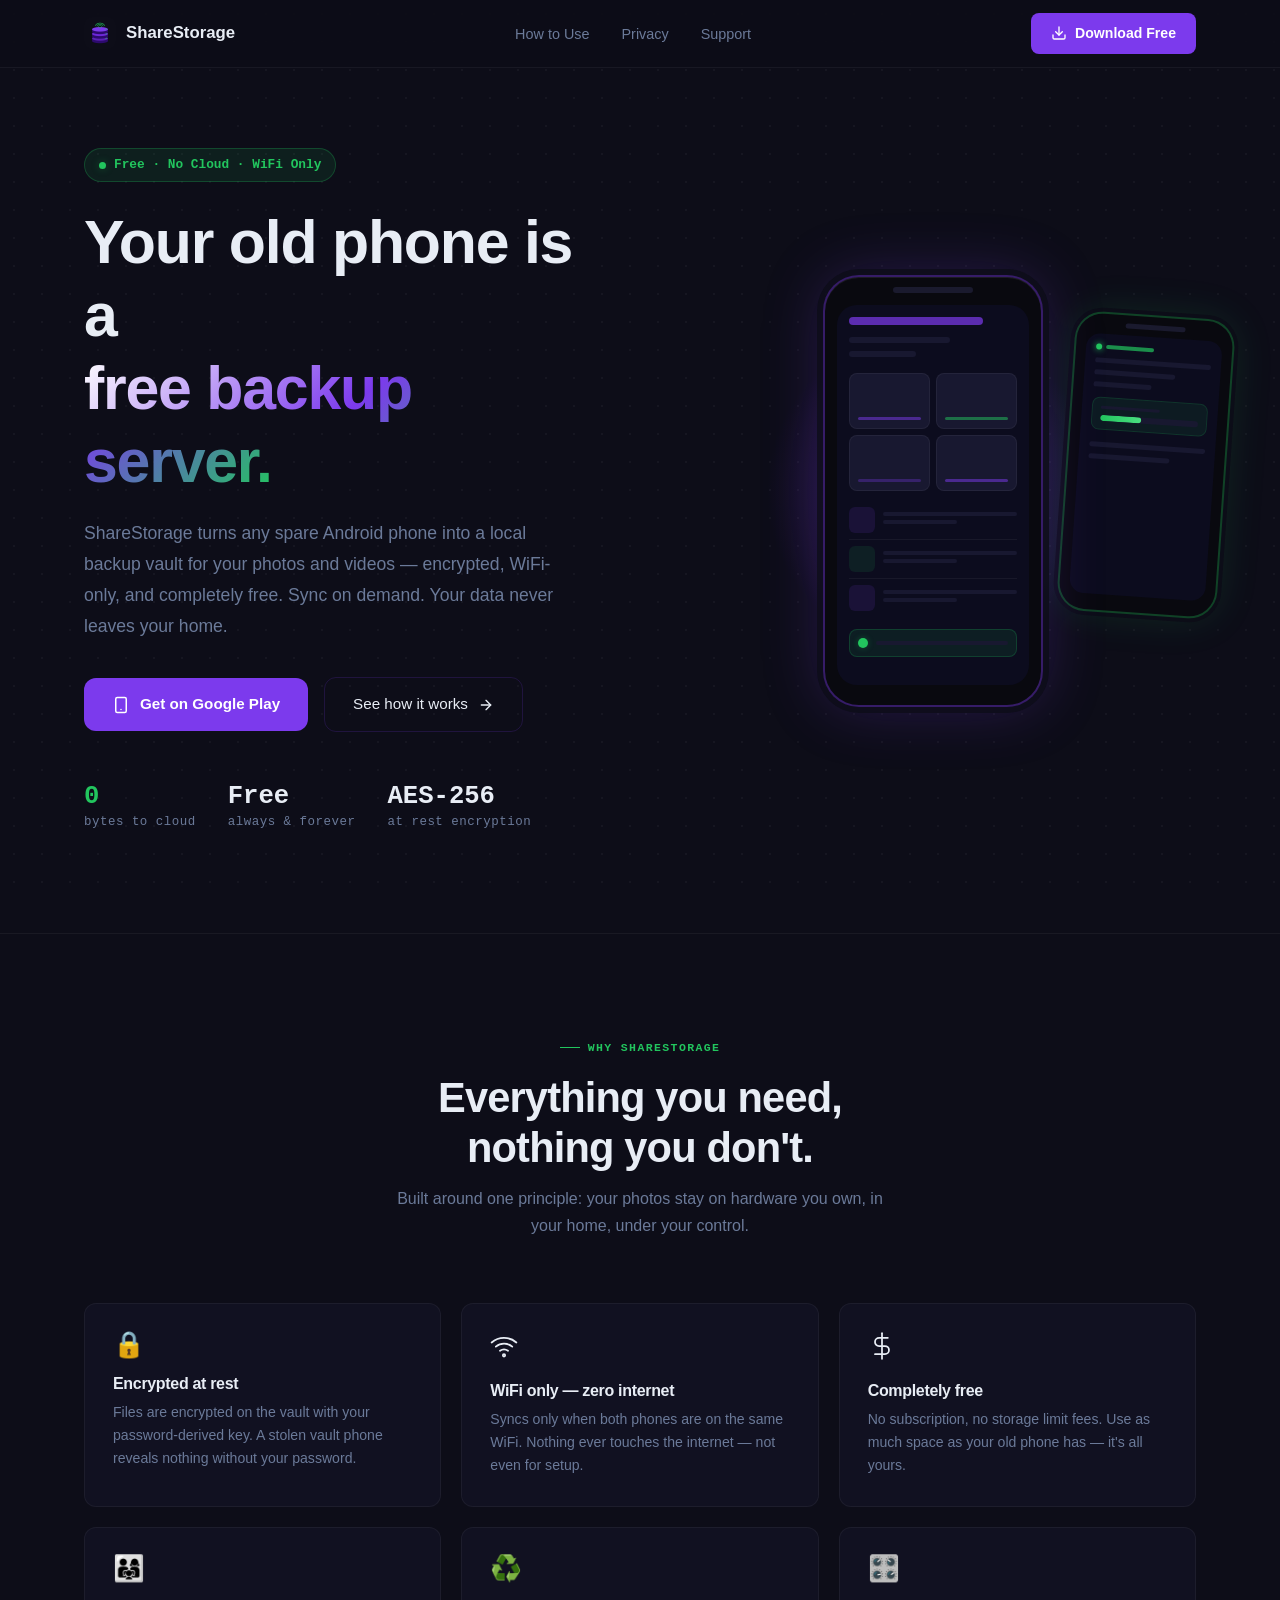
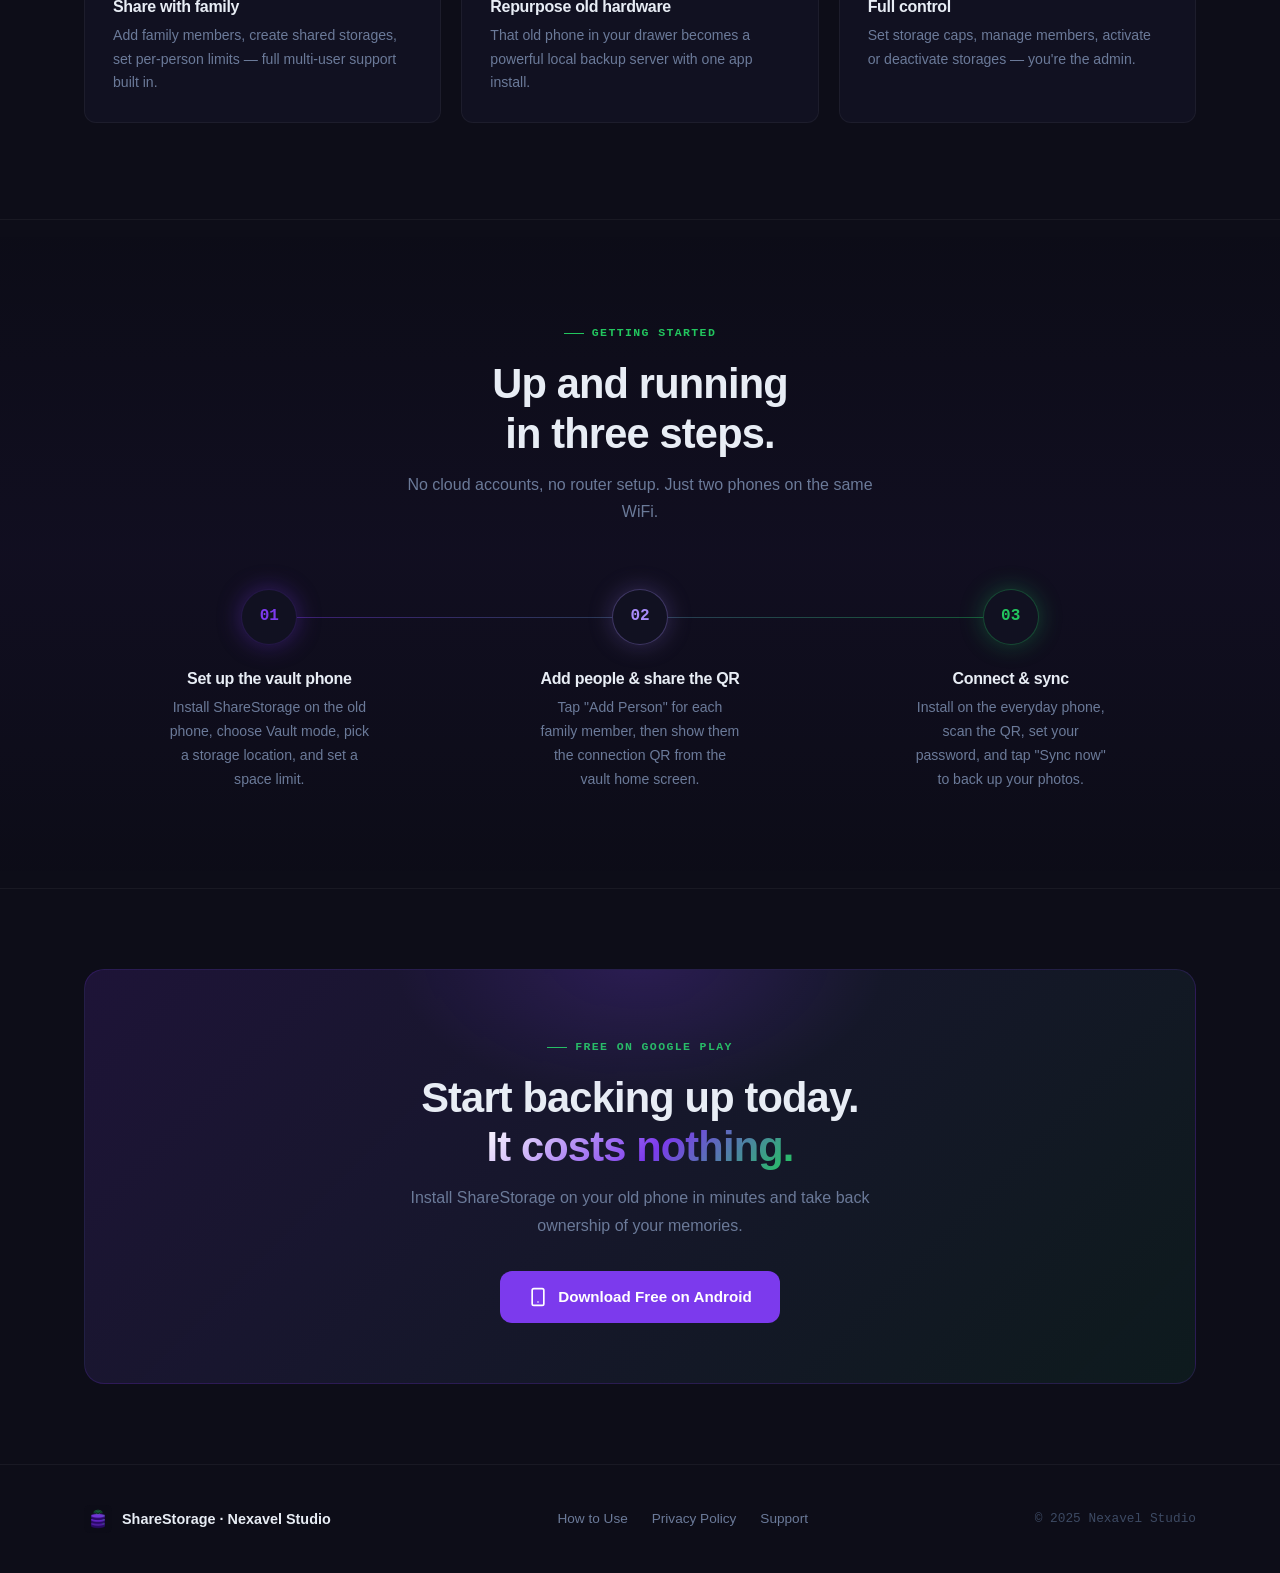
<file: index.html>
<!DOCTYPE html>
<html lang="en">
<head>
  <meta charset="UTF-8">
  <meta name="viewport" content="width=device-width, initial-scale=1.0">
  <title>ShareStorage — Free Local Backup for Your Photos & Videos</title>
  <meta name="description" content="Turn an old phone into a free local backup server. Encrypted, WiFi-only, no cloud, no fees. Two-mode app: Vault and Client.">
  <meta property="og:title" content="ShareStorage — Free Local Backup">
  <meta property="og:description" content="Turn an old phone into a free local backup server. WiFi-only, encrypted, completely free.">
  <meta property="og:type" content="website">
  <link rel="icon" type="image/png" href="assets/logo.png">
  <link rel="stylesheet" href="assets/style.css">
</head>
<body>

<!-- ── NAV ─────────────────────────────────────────────────────────────── -->
<nav class="nav">
  <div class="nav-inner">
    <a href="index.html" class="nav-brand">
      <img src="assets/logo.png" alt="ShareStorage logo">
      ShareStorage
    </a>
    <ul class="nav-links">
      <li><a href="how-to-use.html">How to Use</a></li>
      <li><a href="privacy.html">Privacy</a></li>
      <li><a href="support.html">Support</a></li>
    </ul>
    <a href="#download" class="btn-download">
      <svg width="16" height="16" viewBox="0 0 24 24" fill="none" stroke="currentColor" stroke-width="2" stroke-linecap="round" stroke-linejoin="round">
        <path d="M21 15v4a2 2 0 0 1-2 2H5a2 2 0 0 1-2-2v-4"/><polyline points="7 10 12 15 17 10"/><line x1="12" y1="15" x2="12" y2="3"/>
      </svg>
      Download Free
    </a>
    <button class="nav-menu-btn" aria-label="Open menu">
      <span></span><span></span><span></span>
    </button>
  </div>
</nav>

<!-- ── HERO ────────────────────────────────────────────────────────────── -->
<section class="hero">
  <div class="container">
    <div class="hero-inner">

      <!-- Left: copy -->
      <div class="hero-copy">
        <div class="hero-badge">Free · No Cloud · WiFi Only</div>
        <h1 class="hero-title">
          Your old phone is a<br>
          <span class="gradient-text">free backup server.</span>
        </h1>
        <p class="hero-desc">
          ShareStorage turns any spare Android phone into a local backup vault
          for your photos and videos — encrypted, WiFi-only, and completely free.
          Sync on demand. Your data never leaves your home.
        </p>
        <div class="hero-actions">
          <a href="#download" class="btn-primary">
            <svg width="18" height="18" viewBox="0 0 24 24" fill="none" stroke="currentColor" stroke-width="2" stroke-linecap="round" stroke-linejoin="round">
              <rect x="5" y="2" width="14" height="20" rx="2" ry="2"/><line x1="12" y1="18" x2="12" y2="18"/>
            </svg>
            Get on Google Play
          </a>
          <a href="how-to-use.html" class="btn-secondary">
            See how it works
            <svg width="16" height="16" viewBox="0 0 24 24" fill="none" stroke="currentColor" stroke-width="2" stroke-linecap="round" stroke-linejoin="round">
              <line x1="5" y1="12" x2="19" y2="12"/><polyline points="12 5 19 12 12 19"/>
            </svg>
          </a>
        </div>
        <div class="hero-stats">
          <div>
            <div class="hero-stat-val mono green">0</div>
            <div class="hero-stat-label">bytes to cloud</div>
          </div>
          <div>
            <div class="hero-stat-val mono">Free</div>
            <div class="hero-stat-label">always &amp; forever</div>
          </div>
          <div>
            <div class="hero-stat-val mono">AES-256</div>
            <div class="hero-stat-label">at rest encryption</div>
          </div>
        </div>
      </div>

      <!-- Right: phone mockup -->
      <div class="hero-visual">
        <!-- Client phone (foreground) -->
        <div class="phone-frame">
          <div class="phone-screen">
            <div class="phone-ui">
              <div class="phone-ui-bar w80 accent" style="margin-bottom:12px;height:8px;border-radius:4px;"></div>
              <div class="phone-ui-bar w60"></div>
              <div class="phone-ui-bar w40"></div>
              <div class="phone-ui-grid" style="margin-top:16px;">
                <div class="phone-ui-card"></div>
                <div class="phone-ui-card"></div>
                <div class="phone-ui-card"></div>
                <div class="phone-ui-card"></div>
              </div>
              <div class="phone-ui-list">
                <div class="phone-ui-row">
                  <div class="phone-ui-dot"></div>
                  <div class="phone-ui-lines">
                    <div class="phone-ui-line"></div>
                    <div class="phone-ui-line short"></div>
                  </div>
                </div>
                <div class="phone-ui-row">
                  <div class="phone-ui-dot green-dot"></div>
                  <div class="phone-ui-lines">
                    <div class="phone-ui-line"></div>
                    <div class="phone-ui-line short"></div>
                  </div>
                </div>
                <div class="phone-ui-row" style="border:none;">
                  <div class="phone-ui-dot"></div>
                  <div class="phone-ui-lines">
                    <div class="phone-ui-line"></div>
                    <div class="phone-ui-line short"></div>
                  </div>
                </div>
              </div>
              <div class="phone-ui-upload">
                <div class="upload-icon"></div>
                <div class="phone-ui-upload-bar-wrap">
                  <div class="phone-ui-upload-bar"></div>
                </div>
              </div>
            </div>
          </div>
        </div>

        <!-- Vault phone (background) -->
        <div class="phone-frame-secondary">
          <div class="phone-secondary-screen">
            <div class="vault-label">
              <div class="vault-dot"></div>
              <div class="vault-label-text"></div>
            </div>
            <div class="vault-ui-bars">
              <div class="vault-ui-bar"></div>
              <div class="vault-ui-bar w70"></div>
              <div class="vault-ui-bar w50"></div>
            </div>
            <div class="vault-storage">
              <div class="vault-storage-label"></div>
              <div class="vault-storage-bar-wrap">
                <div class="vault-storage-bar"></div>
              </div>
            </div>
            <div class="vault-ui-bars" style="margin-top:12px;">
              <div class="vault-ui-bar"></div>
              <div class="vault-ui-bar w70"></div>
            </div>
          </div>
        </div>

        <!-- WiFi connection line -->
        <div class="phone-connection">
          <div class="wifi-line"></div>
        </div>
      </div>

    </div>
  </div>
</section>

<!-- ── FEATURES ─────────────────────────────────────────────────────────── -->
<section class="features">
  <div class="container">
    <div class="features-header reveal">
      <div class="section-label">Why ShareStorage</div>
      <h2>Everything you need,<br>nothing you don't.</h2>
      <p>Built around one principle: your photos stay on hardware you own, in your home, under your control.</p>
    </div>
    <div class="features-grid">
      <div class="feature-card reveal">
        <span class="feature-icon">🔒</span>
        <h3>Encrypted at rest</h3>
        <p>Files are encrypted on the vault with your password-derived key. A stolen vault phone reveals nothing without your password.</p>
      </div>
      <div class="feature-card reveal">
        <span class="feature-icon">
          <svg width="28" height="28" viewBox="0 0 24 24" fill="none" stroke="currentColor" stroke-width="1.5" stroke-linecap="round" stroke-linejoin="round" style="display:inline-block;">
            <path d="M5 12.55a11 11 0 0 1 14.08 0"/><path d="M1.42 9a16 16 0 0 1 21.16 0"/><path d="M8.53 16.11a6 6 0 0 1 6.95 0"/><circle cx="12" cy="20" r="1"/>
          </svg>
        </span>
        <h3>WiFi only — zero internet</h3>
        <p>Syncs only when both phones are on the same WiFi. Nothing ever touches the internet — not even for setup.</p>
      </div>
      <div class="feature-card reveal">
        <span class="feature-icon">
          <svg width="28" height="28" viewBox="0 0 24 24" fill="none" stroke="currentColor" stroke-width="1.5" stroke-linecap="round" stroke-linejoin="round" style="display:inline-block;">
            <line x1="12" y1="1" x2="12" y2="23"/><path d="M17 5H9.5a3.5 3.5 0 0 0 0 7h5a3.5 3.5 0 0 1 0 7H6"/>
          </svg>
        </span>
        <h3>Completely free</h3>
        <p>No subscription, no storage limit fees. Use as much space as your old phone has — it's all yours.</p>
      </div>
      <div class="feature-card reveal">
        <span class="feature-icon">👨‍👩‍👧</span>
        <h3>Share with family</h3>
        <p>Add family members, create shared storages, set per-person limits — full multi-user support built in.</p>
      </div>
      <div class="feature-card reveal">
        <span class="feature-icon">♻️</span>
        <h3>Repurpose old hardware</h3>
        <p>That old phone in your drawer becomes a powerful local backup server with one app install.</p>
      </div>
      <div class="feature-card reveal">
        <span class="feature-icon">🎛️</span>
        <h3>Full control</h3>
        <p>Set storage caps, manage members, activate or deactivate storages — you're the admin.</p>
      </div>
    </div>
  </div>
</section>

<!-- ── HOW IT WORKS ──────────────────────────────────────────────────────── -->
<section class="how">
  <div class="container">
    <div class="how-header reveal">
      <div class="section-label">Getting started</div>
      <h2>Up and running<br>in three steps.</h2>
      <p>No cloud accounts, no router setup. Just two phones on the same WiFi.</p>
    </div>
    <div class="how-steps">
      <div class="how-step reveal">
        <div class="step-number">01</div>
        <h3>Set up the vault phone</h3>
        <p>Install ShareStorage on the old phone, choose Vault mode, pick a storage location, and set a space limit.</p>
      </div>
      <div class="how-step reveal">
        <div class="step-number">02</div>
        <h3>Add people &amp; share the QR</h3>
        <p>Tap "Add Person" for each family member, then show them the connection QR from the vault home screen.</p>
      </div>
      <div class="how-step reveal">
        <div class="step-number">03</div>
        <h3>Connect &amp; sync</h3>
        <p>Install on the everyday phone, scan the QR, set your password, and tap "Sync now" to back up your photos.</p>
      </div>
    </div>
  </div>
</section>

<!-- ── CTA BANNER ────────────────────────────────────────────────────────── -->
<section class="cta-banner" id="download">
  <div class="container">
    <div class="cta-box reveal">
      <div class="section-label" style="justify-content:center;">Free on Google Play</div>
      <h2>Start backing up today.<br><span class="gradient-text">It costs nothing.</span></h2>
      <p style="margin-bottom:32px;">Install ShareStorage on your old phone in minutes and take back ownership of your memories.</p>
      <a href="#" class="btn-primary" style="margin:0 auto;width:fit-content;display:inline-flex;">
        <svg width="20" height="20" viewBox="0 0 24 24" fill="none" stroke="currentColor" stroke-width="2" stroke-linecap="round" stroke-linejoin="round">
          <rect x="5" y="2" width="14" height="20" rx="2" ry="2"/><line x1="12" y1="18" x2="12" y2="18"/>
        </svg>
        Download Free on Android
      </a>
    </div>
  </div>
</section>

<!-- ── FOOTER ────────────────────────────────────────────────────────────── -->
<footer class="footer">
  <div class="container">
    <div class="footer-inner">
      <div class="footer-brand">
        <img src="assets/logo.png" alt="ShareStorage logo">
        ShareStorage · Nexavel Studio
      </div>
      <nav class="footer-links">
        <a href="how-to-use.html">How to Use</a>
        <a href="privacy.html">Privacy Policy</a>
        <a href="support.html">Support</a>
      </nav>
      <div class="footer-copy">© 2025 Nexavel Studio</div>
    </div>
  </div>
</footer>

<script src="assets/script.js"></script>
</body>
</html>
</file>
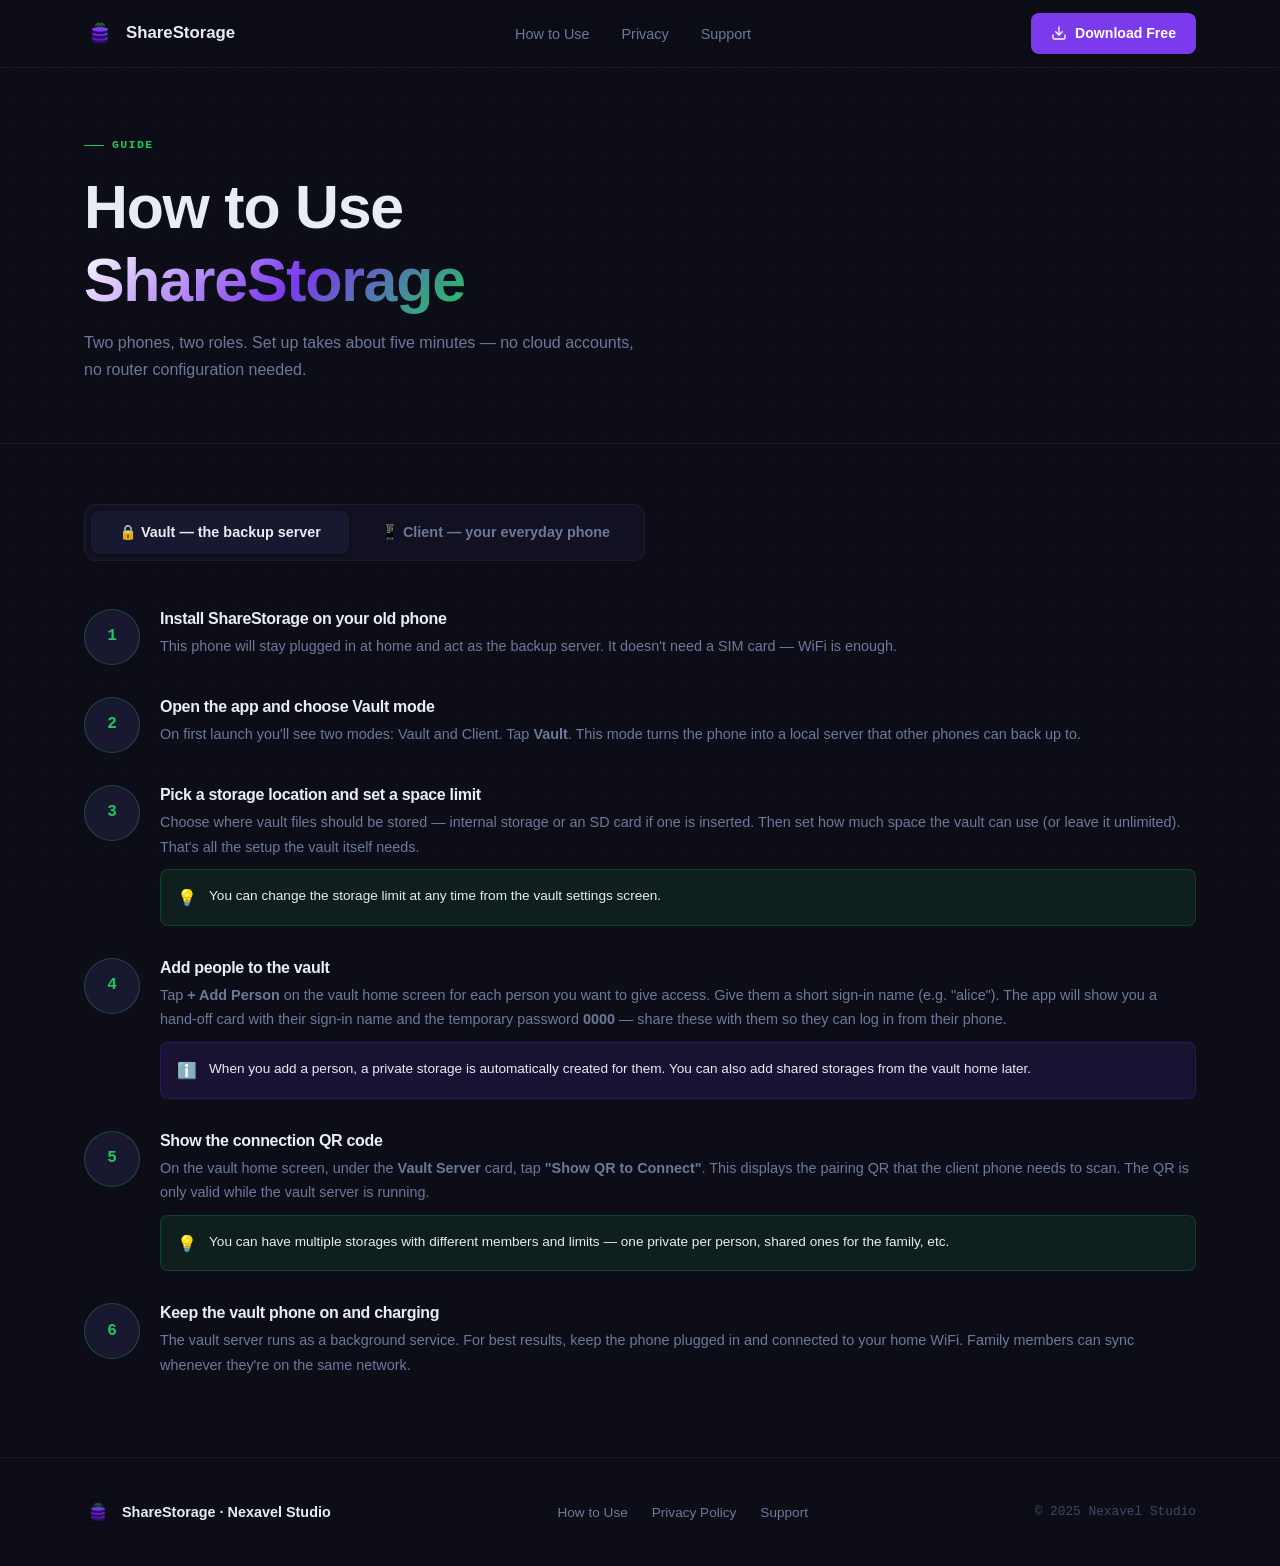
<file: how-to-use.html>
<!DOCTYPE html>
<html lang="en">
<head>
  <meta charset="UTF-8">
  <meta name="viewport" content="width=device-width, initial-scale=1.0">
  <title>How to Use — ShareStorage</title>
  <meta name="description" content="Step-by-step guide to setting up ShareStorage in Vault mode and Client mode.">
  <link rel="icon" type="image/png" href="assets/logo.png">
  <link rel="stylesheet" href="assets/style.css">
</head>
<body>

<!-- ── NAV ─────────────────────────────────────────────────────────────── -->
<nav class="nav">
  <div class="nav-inner">
    <a href="index.html" class="nav-brand">
      <img src="assets/logo.png" alt="ShareStorage logo">
      ShareStorage
    </a>
    <ul class="nav-links">
      <li><a href="how-to-use.html">How to Use</a></li>
      <li><a href="privacy.html">Privacy</a></li>
      <li><a href="support.html">Support</a></li>
    </ul>
    <a href="index.html#download" class="btn-download">
      <svg width="16" height="16" viewBox="0 0 24 24" fill="none" stroke="currentColor" stroke-width="2" stroke-linecap="round" stroke-linejoin="round">
        <path d="M21 15v4a2 2 0 0 1-2 2H5a2 2 0 0 1-2-2v-4"/><polyline points="7 10 12 15 17 10"/><line x1="12" y1="15" x2="12" y2="3"/>
      </svg>
      Download Free
    </a>
    <button class="nav-menu-btn" aria-label="Open menu">
      <span></span><span></span><span></span>
    </button>
  </div>
</nav>

<!-- ── PAGE HEADER ───────────────────────────────────────────────────────── -->
<header class="page-header">
  <div class="container">
    <div class="section-label">Guide</div>
    <h1>How to Use<br><span class="gradient-text">ShareStorage</span></h1>
    <p>Two phones, two roles. Set up takes about five minutes — no cloud accounts, no router configuration needed.</p>
  </div>
</header>

<!-- ── TABS ─────────────────────────────────────────────────────────────── -->
<section class="tabs-section">
  <div class="container">

    <div class="tab-bar">
      <button class="tab-btn active" data-tab="vault">
        🔒 Vault — the backup server
      </button>
      <button class="tab-btn" data-tab="client">
        📱 Client — your everyday phone
      </button>
    </div>

    <!-- VAULT TAB -->
    <div id="tab-vault" class="tab-panel active">
      <div class="steps-list">

        <div class="step-item vault-step reveal">
          <div class="step-num">1</div>
          <div class="step-body">
            <h3>Install ShareStorage on your old phone</h3>
            <p>This phone will stay plugged in at home and act as the backup server. It doesn't need a SIM card — WiFi is enough.</p>
          </div>
        </div>

        <div class="step-item vault-step reveal">
          <div class="step-num">2</div>
          <div class="step-body">
            <h3>Open the app and choose Vault mode</h3>
            <p>On first launch you'll see two modes: Vault and Client. Tap <strong>Vault</strong>. This mode turns the phone into a local server that other phones can back up to.</p>
          </div>
        </div>

        <div class="step-item vault-step reveal">
          <div class="step-num">3</div>
          <div class="step-body">
            <h3>Pick a storage location and set a space limit</h3>
            <p>Choose where vault files should be stored — internal storage or an SD card if one is inserted. Then set how much space the vault can use (or leave it unlimited). That's all the setup the vault itself needs.</p>
            <div class="note-box green">
              <span class="note-icon">💡</span>
              <p>You can change the storage limit at any time from the vault settings screen.</p>
            </div>
          </div>
        </div>

        <div class="step-item vault-step reveal">
          <div class="step-num">4</div>
          <div class="step-body">
            <h3>Add people to the vault</h3>
            <p>Tap <strong>+ Add Person</strong> on the vault home screen for each person you want to give access. Give them a short sign-in name (e.g. "alice"). The app will show you a hand-off card with their sign-in name and the temporary password <strong>0000</strong> — share these with them so they can log in from their phone.</p>
            <div class="note-box">
              <span class="note-icon">ℹ️</span>
              <p>When you add a person, a private storage is automatically created for them. You can also add shared storages from the vault home later.</p>
            </div>
          </div>
        </div>

        <div class="step-item vault-step reveal">
          <div class="step-num">5</div>
          <div class="step-body">
            <h3>Show the connection QR code</h3>
            <p>On the vault home screen, under the <strong>Vault Server</strong> card, tap <strong>"Show QR to Connect"</strong>. This displays the pairing QR that the client phone needs to scan. The QR is only valid while the vault server is running.</p>
            <div class="note-box green">
              <span class="note-icon">💡</span>
              <p>You can have multiple storages with different members and limits — one private per person, shared ones for the family, etc.</p>
            </div>
          </div>
        </div>

        <div class="step-item vault-step reveal">
          <div class="step-num">6</div>
          <div class="step-body">
            <h3>Keep the vault phone on and charging</h3>
            <p>The vault server runs as a background service. For best results, keep the phone plugged in and connected to your home WiFi. Family members can sync whenever they're on the same network.</p>
          </div>
        </div>

      </div>
    </div>

    <!-- CLIENT TAB -->
    <div id="tab-client" class="tab-panel">
      <div class="steps-list">

        <div class="step-item reveal">
          <div class="step-num">1</div>
          <div class="step-body">
            <h3>Get your sign-in name from the vault operator</h3>
            <p>Before you connect, the person running the vault (the vault operator — usually you or a family member) must add you via <strong>"Add Person"</strong> on the vault home screen. They'll share a sign-in name and the temporary password <strong>0000</strong> with you.</p>
          </div>
        </div>

        <div class="step-item reveal">
          <div class="step-num">2</div>
          <div class="step-body">
            <h3>Install ShareStorage and choose Client mode</h3>
            <p>Install from Google Play. On first launch, tap <strong>Client</strong>. Client mode is for phones that back up to a vault — it does not run a server itself.</p>
          </div>
        </div>

        <div class="step-item reveal">
          <div class="step-num">3</div>
          <div class="step-body">
            <h3>Scan the vault's QR code</h3>
            <p>On the vault phone, open the vault home screen and tap <strong>"Show QR to Connect"</strong> in the Vault Server card. On your phone, the app will open the camera — scan that QR. Both phones must be on the same WiFi network.</p>
            <div class="note-box">
              <span class="note-icon">📶</span>
              <p>Connection requires both phones on the same local WiFi. Neither phone needs internet access.</p>
            </div>
          </div>
        </div>

        <div class="step-item reveal">
          <div class="step-num">4</div>
          <div class="step-body">
            <h3>Log in and set your password</h3>
            <p>Enter the sign-in name and temporary password <strong>0000</strong> that the vault operator gave you. You'll be prompted immediately to choose your own permanent password. Save the <strong>recovery code</strong> shown next — write it down somewhere safe. You'll need it if you ever forget your password.</p>
            <div class="note-box">
              <span class="note-icon">⚠️</span>
              <p><strong>Save your recovery code.</strong> It's shown once and never stored by the app. Losing it alongside your password means you can't recover your account.</p>
            </div>
          </div>
        </div>

        <div class="step-item reveal">
          <div class="step-num">5</div>
          <div class="step-body">
            <h3>Grant photo library access</h3>
            <p>ShareStorage will ask for permission to access your photos and videos. Grant access so it can read your gallery when you sync.</p>
          </div>
        </div>

        <div class="step-item reveal">
          <div class="step-num">6</div>
          <div class="step-body">
            <h3>Sync whenever you want</h3>
            <p>Open the storage in the gallery and tap <strong>Sync now</strong> to back up new photos and videos to the vault. You can also tap the upload button to pick specific files. Both phones need to be on the same WiFi for sync to work.</p>
            <div class="note-box green">
              <span class="note-icon">✅</span>
              <p>Already-uploaded files are never re-uploaded. Sync detects duplicates locally and remotely, so each file is only sent once.</p>
            </div>
          </div>
        </div>

      </div>
    </div>

  </div>
</section>

<!-- ── FOOTER ────────────────────────────────────────────────────────────── -->
<footer class="footer">
  <div class="container">
    <div class="footer-inner">
      <div class="footer-brand">
        <img src="assets/logo.png" alt="ShareStorage logo">
        ShareStorage · Nexavel Studio
      </div>
      <nav class="footer-links">
        <a href="how-to-use.html">How to Use</a>
        <a href="privacy.html">Privacy Policy</a>
        <a href="support.html">Support</a>
      </nav>
      <div class="footer-copy">© 2025 Nexavel Studio</div>
    </div>
  </div>
</footer>

<script src="assets/script.js"></script>
</body>
</html>
</file>
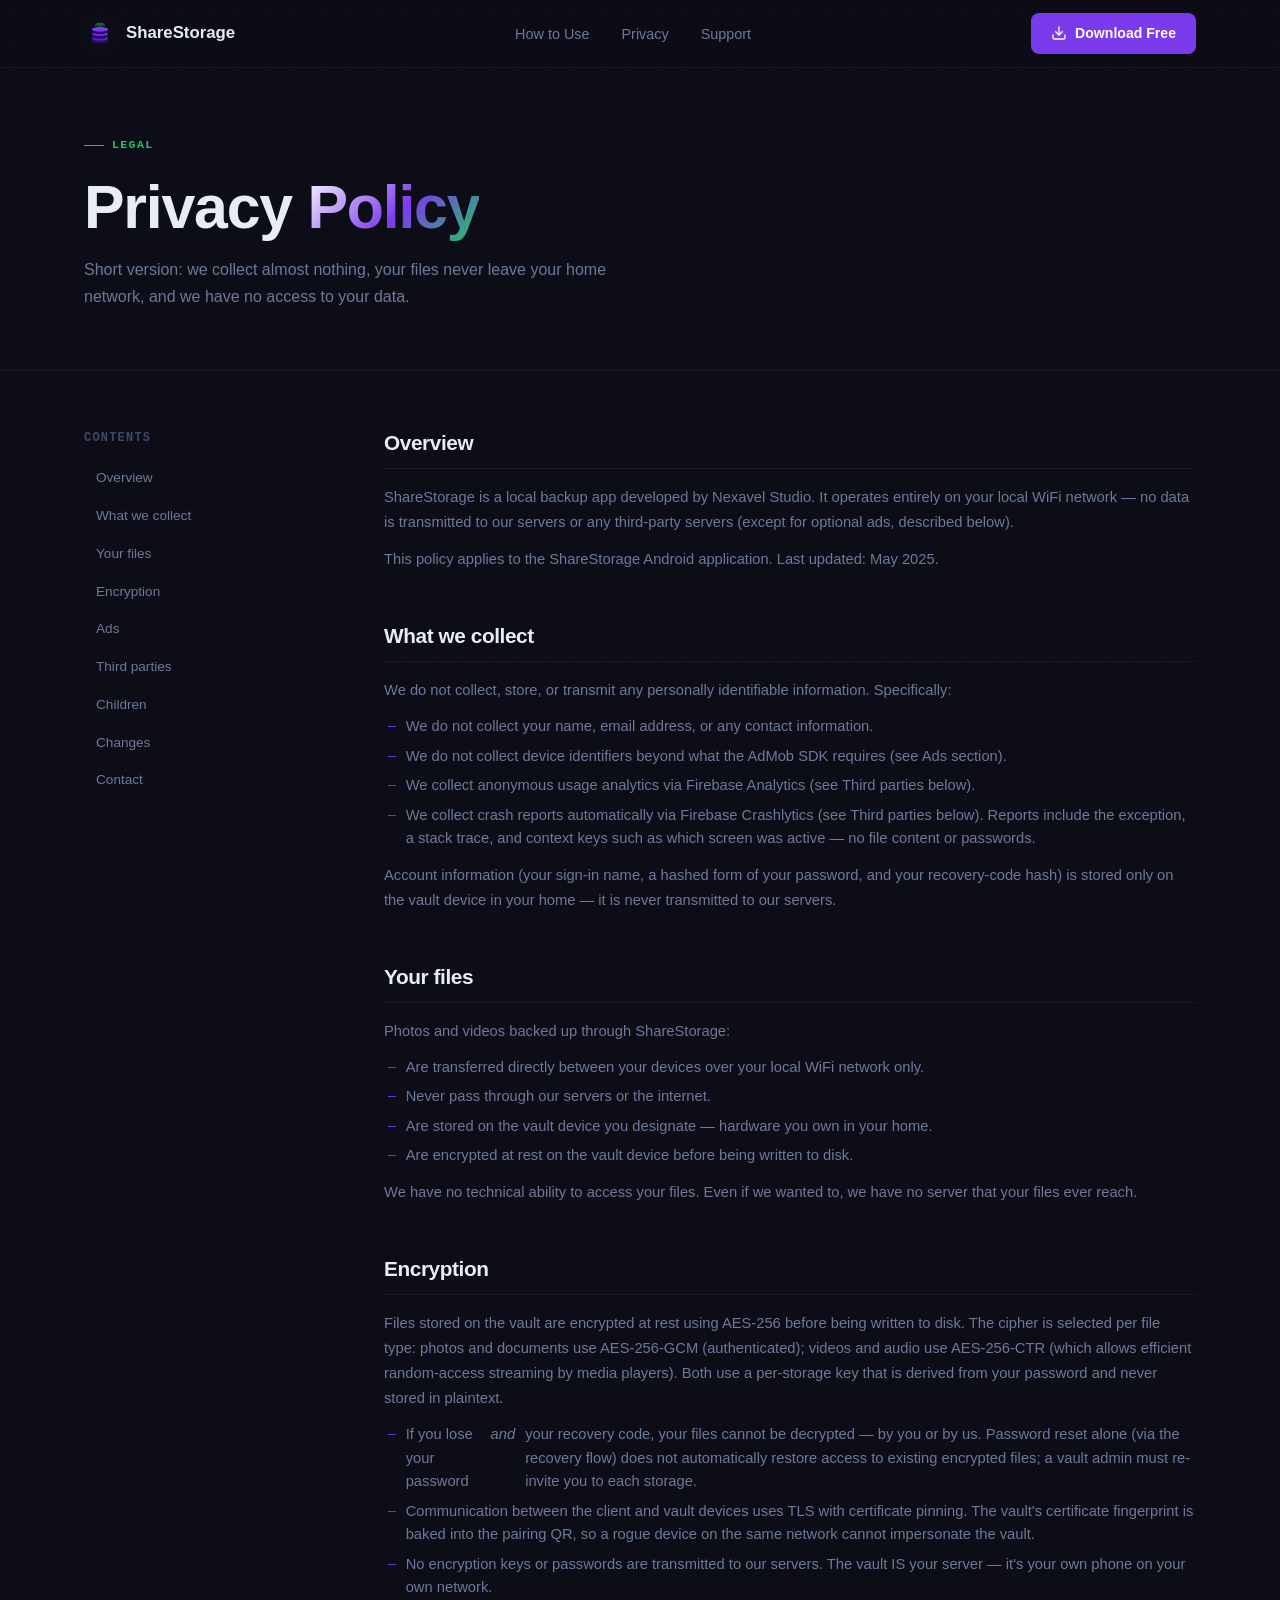
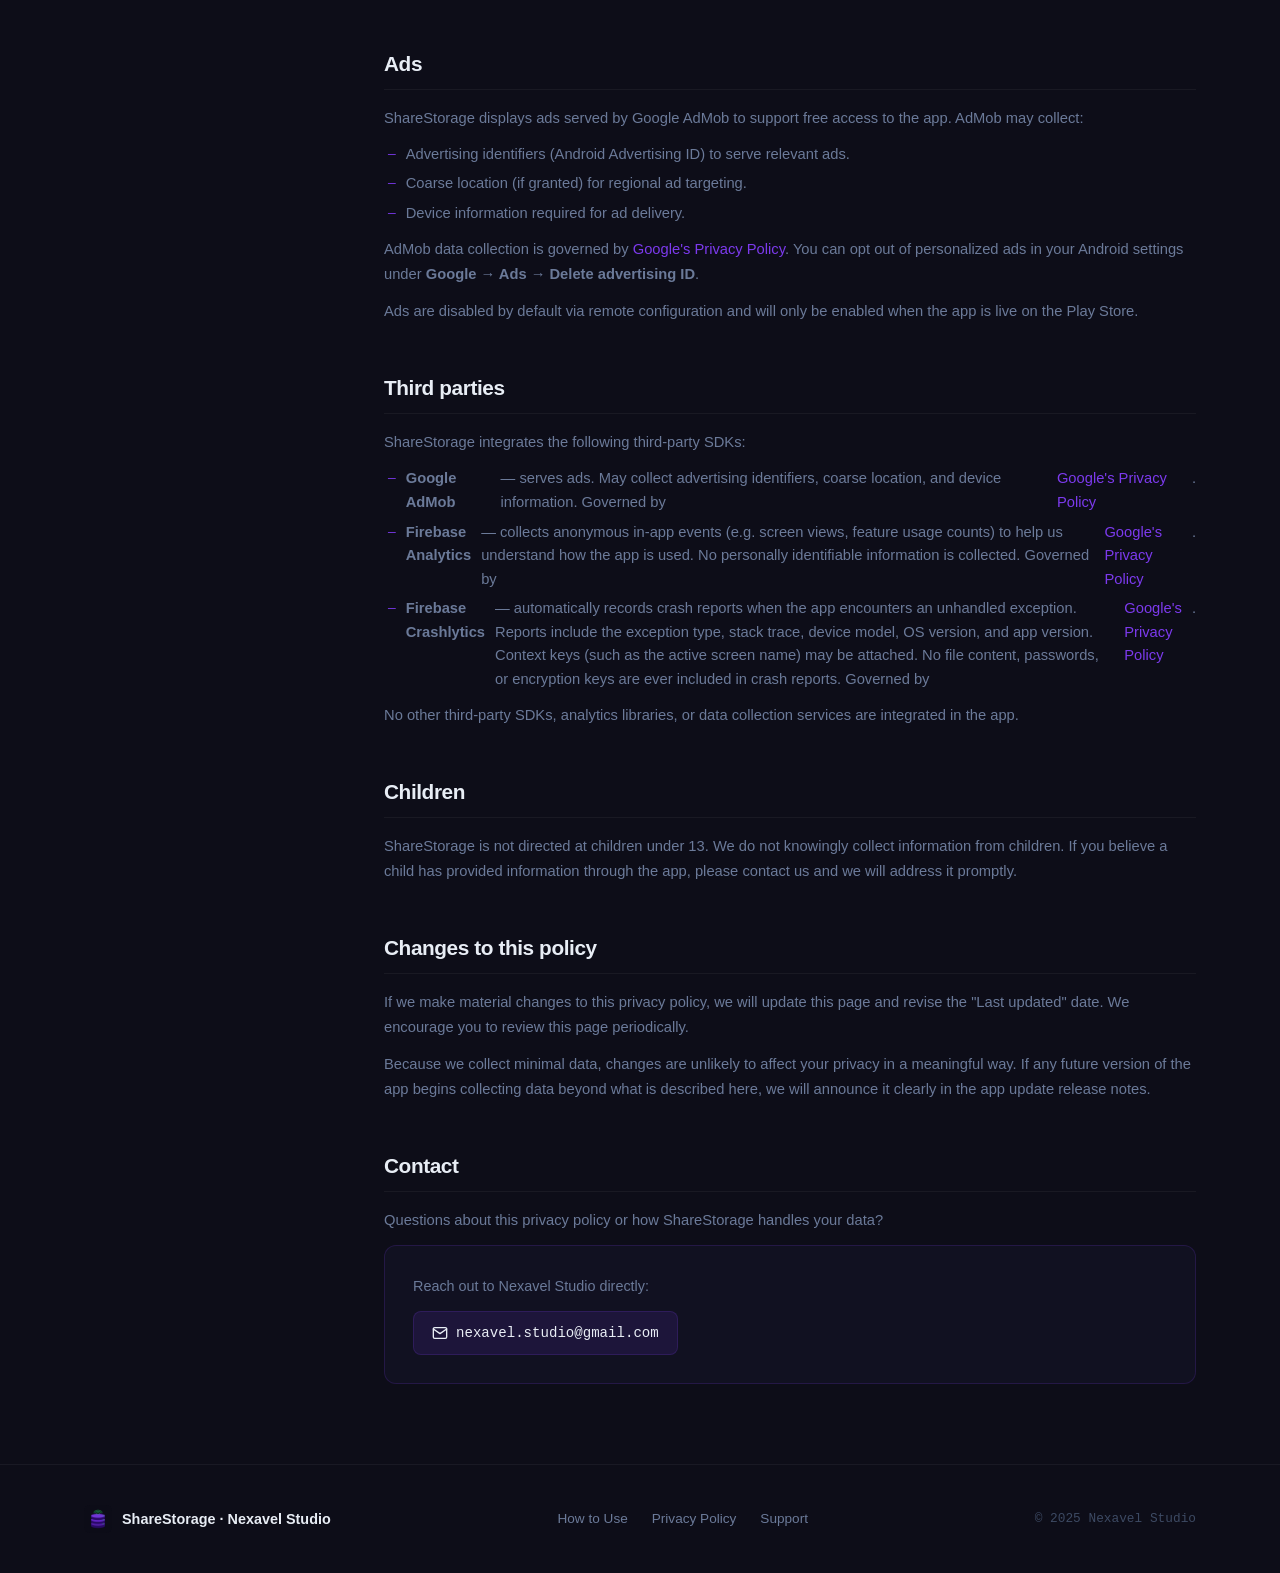
<file: privacy.html>
<!DOCTYPE html>
<html lang="en">
<head>
  <meta charset="UTF-8">
  <meta name="viewport" content="width=device-width, initial-scale=1.0">
  <title>Privacy Policy — ShareStorage</title>
  <meta name="description" content="ShareStorage privacy policy. No cloud storage, no personal data collection, WiFi-only operation.">
  <link rel="icon" type="image/png" href="assets/logo.png">
  <link rel="stylesheet" href="assets/style.css">
</head>
<body>

<!-- ── NAV ─────────────────────────────────────────────────────────────── -->
<nav class="nav">
  <div class="nav-inner">
    <a href="index.html" class="nav-brand">
      <img src="assets/logo.png" alt="ShareStorage logo">
      ShareStorage
    </a>
    <ul class="nav-links">
      <li><a href="how-to-use.html">How to Use</a></li>
      <li><a href="privacy.html">Privacy</a></li>
      <li><a href="support.html">Support</a></li>
    </ul>
    <a href="index.html#download" class="btn-download">
      <svg width="16" height="16" viewBox="0 0 24 24" fill="none" stroke="currentColor" stroke-width="2" stroke-linecap="round" stroke-linejoin="round">
        <path d="M21 15v4a2 2 0 0 1-2 2H5a2 2 0 0 1-2-2v-4"/><polyline points="7 10 12 15 17 10"/><line x1="12" y1="15" x2="12" y2="3"/>
      </svg>
      Download Free
    </a>
    <button class="nav-menu-btn" aria-label="Open menu">
      <span></span><span></span><span></span>
    </button>
  </div>
</nav>

<!-- ── PAGE HEADER ───────────────────────────────────────────────────────── -->
<header class="page-header">
  <div class="container">
    <div class="section-label">Legal</div>
    <h1>Privacy <span class="gradient-text">Policy</span></h1>
    <p>Short version: we collect almost nothing, your files never leave your home network, and we have no access to your data.</p>
  </div>
</header>

<!-- ── CONTENT ───────────────────────────────────────────────────────────── -->
<section class="content-section">
  <div class="container">
    <div class="content-grid">

      <!-- TOC -->
      <aside class="content-toc">
        <h4>Contents</h4>
        <nav class="toc-links">
          <a href="#overview">Overview</a>
          <a href="#what-we-collect">What we collect</a>
          <a href="#your-files">Your files</a>
          <a href="#encryption">Encryption</a>
          <a href="#ads">Ads</a>
          <a href="#third-parties">Third parties</a>
          <a href="#children">Children</a>
          <a href="#changes">Changes</a>
          <a href="#contact">Contact</a>
        </nav>
      </aside>

      <!-- Body -->
      <div class="content-body">

        <div class="content-block" id="overview">
          <h2>Overview</h2>
          <p>ShareStorage is a local backup app developed by Nexavel Studio. It operates entirely on your local WiFi network — no data is transmitted to our servers or any third-party servers (except for optional ads, described below).</p>
          <p>This policy applies to the ShareStorage Android application. Last updated: May 2025.</p>
        </div>

        <div class="content-block" id="what-we-collect">
          <h2>What we collect</h2>
          <p>We do not collect, store, or transmit any personally identifiable information. Specifically:</p>
          <ul>
            <li>We do not collect your name, email address, or any contact information.</li>
            <li>We do not collect device identifiers beyond what the AdMob SDK requires (see Ads section).</li>
            <li>We collect anonymous usage analytics via Firebase Analytics (see Third parties below).</li>
            <li>We collect crash reports automatically via Firebase Crashlytics (see Third parties below). Reports include the exception, a stack trace, and context keys such as which screen was active — no file content or passwords.</li>
          </ul>
          <p>Account information (your sign-in name, a hashed form of your password, and your recovery-code hash) is stored only on the vault device in your home — it is never transmitted to our servers.</p>
        </div>

        <div class="content-block" id="your-files">
          <h2>Your files</h2>
          <p>Photos and videos backed up through ShareStorage:</p>
          <ul>
            <li>Are transferred directly between your devices over your local WiFi network only.</li>
            <li>Never pass through our servers or the internet.</li>
            <li>Are stored on the vault device you designate — hardware you own in your home.</li>
            <li>Are encrypted at rest on the vault device before being written to disk.</li>
          </ul>
          <p>We have no technical ability to access your files. Even if we wanted to, we have no server that your files ever reach.</p>
        </div>

        <div class="content-block" id="encryption">
          <h2>Encryption</h2>
          <p>Files stored on the vault are encrypted at rest using AES-256 before being written to disk. The cipher is selected per file type: photos and documents use AES-256-GCM (authenticated); videos and audio use AES-256-CTR (which allows efficient random-access streaming by media players). Both use a per-storage key that is derived from your password and never stored in plaintext.</p>
          <ul>
            <li>If you lose your password <em>and</em> your recovery code, your files cannot be decrypted — by you or by us. Password reset alone (via the recovery flow) does not automatically restore access to existing encrypted files; a vault admin must re-invite you to each storage.</li>
            <li>Communication between the client and vault devices uses TLS with certificate pinning. The vault's certificate fingerprint is baked into the pairing QR, so a rogue device on the same network cannot impersonate the vault.</li>
            <li>No encryption keys or passwords are transmitted to our servers. The vault IS your server — it's your own phone on your own network.</li>
          </ul>
        </div>

        <div class="content-block" id="ads">
          <h2>Ads</h2>
          <p>ShareStorage displays ads served by Google AdMob to support free access to the app. AdMob may collect:</p>
          <ul>
            <li>Advertising identifiers (Android Advertising ID) to serve relevant ads.</li>
            <li>Coarse location (if granted) for regional ad targeting.</li>
            <li>Device information required for ad delivery.</li>
          </ul>
          <p>AdMob data collection is governed by <a href="https://policies.google.com/privacy" target="_blank" rel="noopener" style="color:var(--purple);">Google's Privacy Policy</a>. You can opt out of personalized ads in your Android settings under <strong>Google → Ads → Delete advertising ID</strong>.</p>
          <p>Ads are disabled by default via remote configuration and will only be enabled when the app is live on the Play Store.</p>
        </div>

        <div class="content-block" id="third-parties">
          <h2>Third parties</h2>
          <p>ShareStorage integrates the following third-party SDKs:</p>
          <ul>
            <li><strong>Google AdMob</strong> — serves ads. May collect advertising identifiers, coarse location, and device information. Governed by <a href="https://policies.google.com/privacy" target="_blank" rel="noopener" style="color:var(--purple);">Google's Privacy Policy</a>.</li>
            <li><strong>Firebase Analytics</strong> — collects anonymous in-app events (e.g. screen views, feature usage counts) to help us understand how the app is used. No personally identifiable information is collected. Governed by <a href="https://policies.google.com/privacy" target="_blank" rel="noopener" style="color:var(--purple);">Google's Privacy Policy</a>.</li>
            <li><strong>Firebase Crashlytics</strong> — automatically records crash reports when the app encounters an unhandled exception. Reports include the exception type, stack trace, device model, OS version, and app version. Context keys (such as the active screen name) may be attached. No file content, passwords, or encryption keys are ever included in crash reports. Governed by <a href="https://policies.google.com/privacy" target="_blank" rel="noopener" style="color:var(--purple);">Google's Privacy Policy</a>.</li>
          </ul>
          <p>No other third-party SDKs, analytics libraries, or data collection services are integrated in the app.</p>
        </div>

        <div class="content-block" id="children">
          <h2>Children</h2>
          <p>ShareStorage is not directed at children under 13. We do not knowingly collect information from children. If you believe a child has provided information through the app, please contact us and we will address it promptly.</p>
        </div>

        <div class="content-block" id="changes">
          <h2>Changes to this policy</h2>
          <p>If we make material changes to this privacy policy, we will update this page and revise the "Last updated" date. We encourage you to review this page periodically.</p>
          <p>Because we collect minimal data, changes are unlikely to affect your privacy in a meaningful way. If any future version of the app begins collecting data beyond what is described here, we will announce it clearly in the app update release notes.</p>
        </div>

        <div class="content-block" id="contact">
          <h2>Contact</h2>
          <p>Questions about this privacy policy or how ShareStorage handles your data?</p>
          <div class="contact-box">
            <p>Reach out to Nexavel Studio directly:</p>
            <a href="mailto:nexavel.studio@gmail.com" class="contact-email">
              <svg width="16" height="16" viewBox="0 0 24 24" fill="none" stroke="currentColor" stroke-width="2" stroke-linecap="round" stroke-linejoin="round">
                <path d="M4 4h16c1.1 0 2 .9 2 2v12c0 1.1-.9 2-2 2H4c-1.1 0-2-.9-2-2V6c0-1.1.9-2 2-2z"/><polyline points="22,6 12,13 2,6"/>
              </svg>
              nexavel.studio@gmail.com
            </a>
          </div>
        </div>

      </div>
    </div>
  </div>
</section>

<!-- ── FOOTER ────────────────────────────────────────────────────────────── -->
<footer class="footer">
  <div class="container">
    <div class="footer-inner">
      <div class="footer-brand">
        <img src="assets/logo.png" alt="ShareStorage logo">
        ShareStorage · Nexavel Studio
      </div>
      <nav class="footer-links">
        <a href="how-to-use.html">How to Use</a>
        <a href="privacy.html">Privacy Policy</a>
        <a href="support.html">Support</a>
      </nav>
      <div class="footer-copy">© 2025 Nexavel Studio</div>
    </div>
  </div>
</footer>

<script src="assets/script.js"></script>
</body>
</html>
</file>
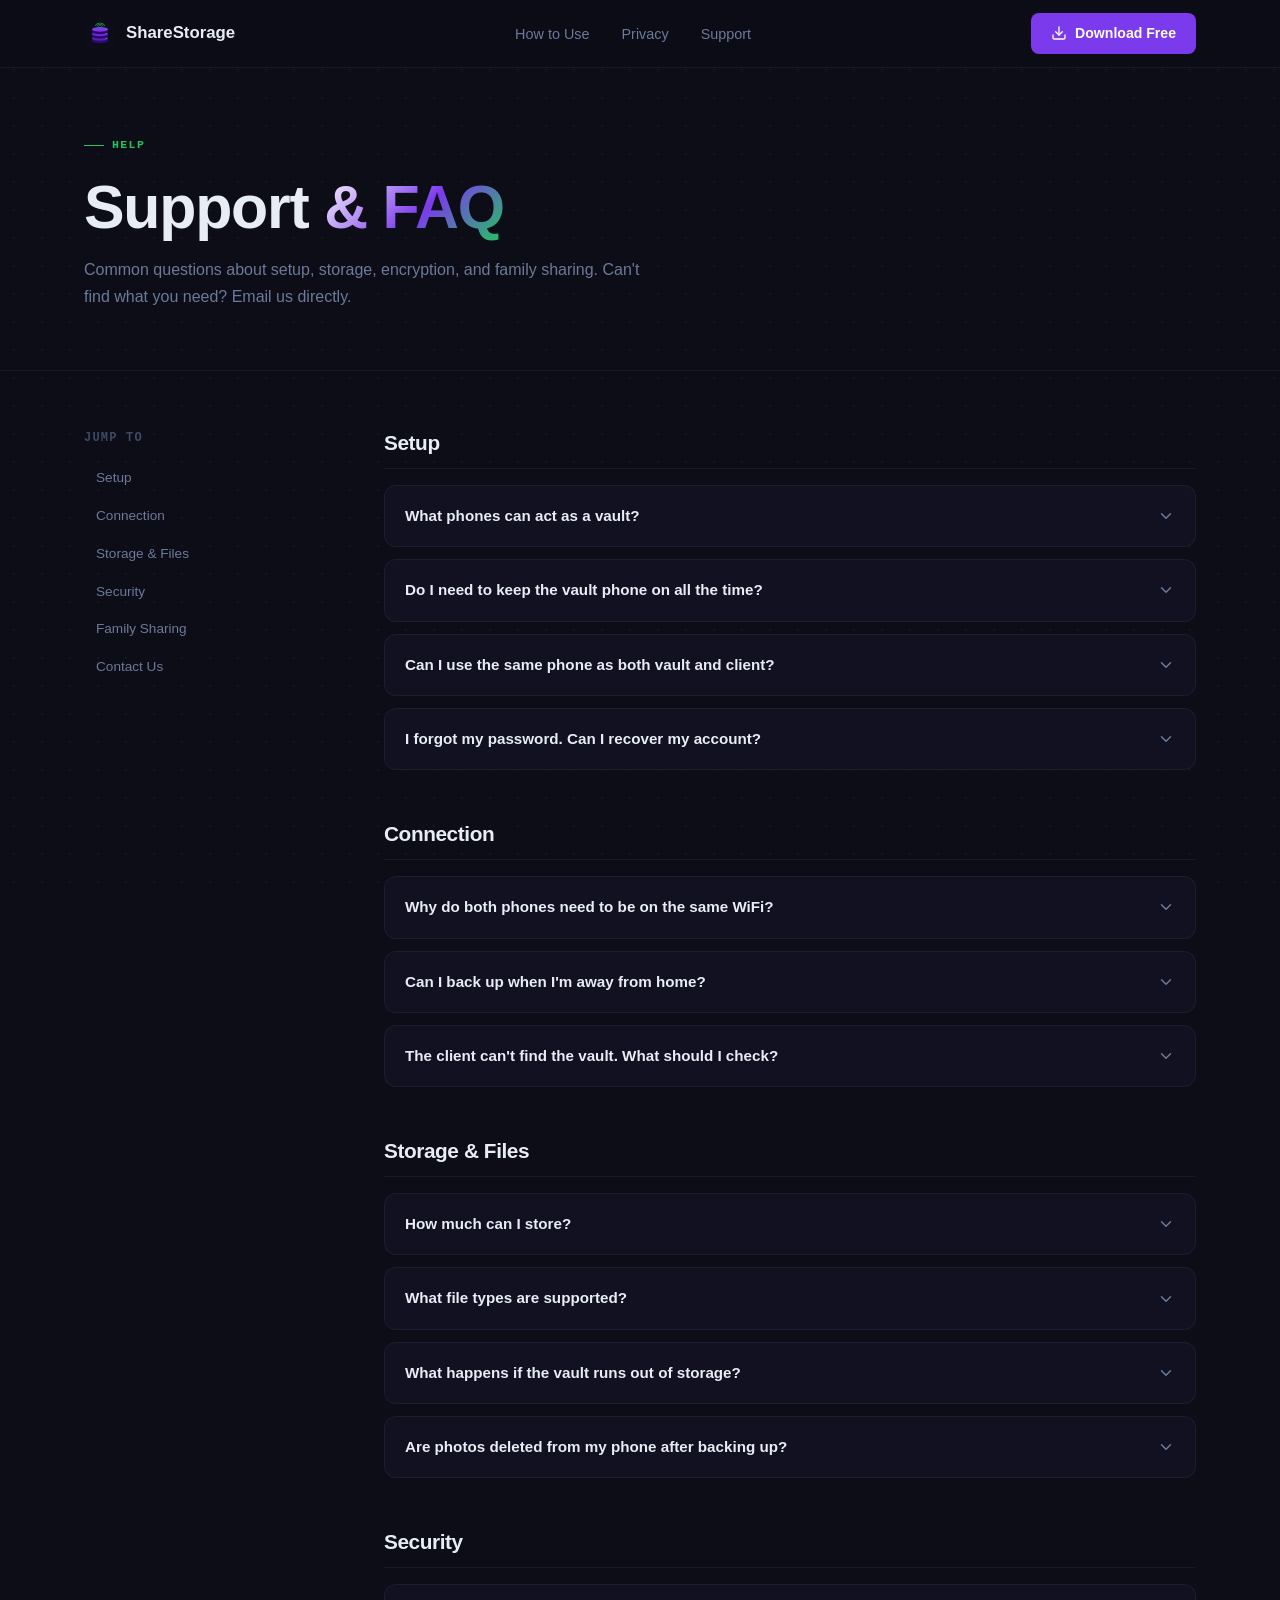
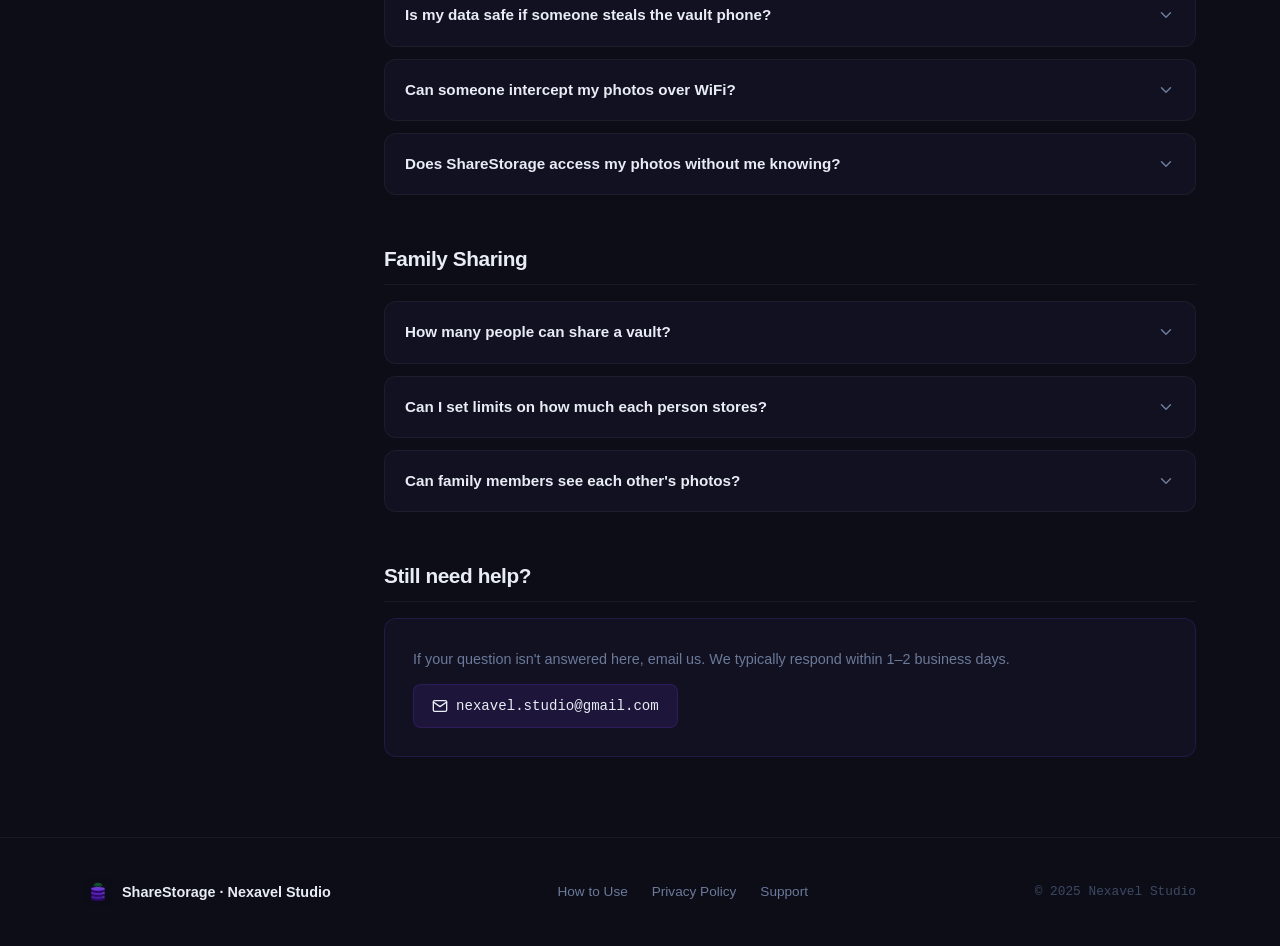
<file: support.html>
<!DOCTYPE html>
<html lang="en">
<head>
  <meta charset="UTF-8">
  <meta name="viewport" content="width=device-width, initial-scale=1.0">
  <title>Support & FAQ — ShareStorage</title>
  <meta name="description" content="Answers to common questions about ShareStorage — setup, WiFi requirements, encryption, family sharing, and more.">
  <link rel="icon" type="image/png" href="assets/logo.png">
  <link rel="stylesheet" href="assets/style.css">
</head>
<body>

<!-- ── NAV ─────────────────────────────────────────────────────────────── -->
<nav class="nav">
  <div class="nav-inner">
    <a href="index.html" class="nav-brand">
      <img src="assets/logo.png" alt="ShareStorage logo">
      ShareStorage
    </a>
    <ul class="nav-links">
      <li><a href="how-to-use.html">How to Use</a></li>
      <li><a href="privacy.html">Privacy</a></li>
      <li><a href="support.html">Support</a></li>
    </ul>
    <a href="index.html#download" class="btn-download">
      <svg width="16" height="16" viewBox="0 0 24 24" fill="none" stroke="currentColor" stroke-width="2" stroke-linecap="round" stroke-linejoin="round">
        <path d="M21 15v4a2 2 0 0 1-2 2H5a2 2 0 0 1-2-2v-4"/><polyline points="7 10 12 15 17 10"/><line x1="12" y1="15" x2="12" y2="3"/>
      </svg>
      Download Free
    </a>
    <button class="nav-menu-btn" aria-label="Open menu">
      <span></span><span></span><span></span>
    </button>
  </div>
</nav>

<!-- ── PAGE HEADER ───────────────────────────────────────────────────────── -->
<header class="page-header">
  <div class="container">
    <div class="section-label">Help</div>
    <h1>Support <span class="gradient-text">&amp; FAQ</span></h1>
    <p>Common questions about setup, storage, encryption, and family sharing. Can't find what you need? Email us directly.</p>
  </div>
</header>

<!-- ── CONTENT ───────────────────────────────────────────────────────────── -->
<section class="content-section">
  <div class="container">
    <div class="content-grid">

      <!-- TOC -->
      <aside class="content-toc">
        <h4>Jump to</h4>
        <nav class="toc-links">
          <a href="#setup">Setup</a>
          <a href="#connection">Connection</a>
          <a href="#storage">Storage &amp; Files</a>
          <a href="#security">Security</a>
          <a href="#family">Family Sharing</a>
          <a href="#contact">Contact Us</a>
        </nav>
      </aside>

      <!-- Body -->
      <div class="content-body">

        <div class="content-block" id="setup">
          <h2>Setup</h2>
          <div class="faq-list">

            <div class="faq-item">
              <button class="faq-q">
                What phones can act as a vault?
                <svg class="faq-chevron" width="18" height="18" viewBox="0 0 24 24" fill="none" stroke="currentColor" stroke-width="2" stroke-linecap="round" stroke-linejoin="round">
                  <polyline points="6 9 12 15 18 9"/>
                </svg>
              </button>
              <div class="faq-a">
                <p>Any Android phone running Android 8.0 (Oreo) or later can be the vault. It doesn't need to be fast — even old budget phones work well. The more internal storage the phone has, the more you can back up. The phone should stay connected to power and WiFi.</p>
              </div>
            </div>

            <div class="faq-item">
              <button class="faq-q">
                Do I need to keep the vault phone on all the time?
                <svg class="faq-chevron" width="18" height="18" viewBox="0 0 24 24" fill="none" stroke="currentColor" stroke-width="2" stroke-linecap="round" stroke-linejoin="round">
                  <polyline points="6 9 12 15 18 9"/>
                </svg>
              </button>
              <div class="faq-a">
                <p>Yes — the vault runs a server that client phones connect to when they want to sync. If the vault phone is off or offline, sync attempts from a client will fail. We recommend keeping it plugged in and connected to WiFi at all times. If the vault was offline and comes back up, any family member can simply tap Sync now to resume — nothing is lost between offline periods.</p>
              </div>
            </div>

            <div class="faq-item">
              <button class="faq-q">
                Can I use the same phone as both vault and client?
                <svg class="faq-chevron" width="18" height="18" viewBox="0 0 24 24" fill="none" stroke="currentColor" stroke-width="2" stroke-linecap="round" stroke-linejoin="round">
                  <polyline points="6 9 12 15 18 9"/>
                </svg>
              </button>
              <div class="faq-a">
                <p>No — each installation runs in one mode: Vault or Client. You need at least two phones: one to be the vault and one (or more) to be clients. Most people use an old phone as the vault and their current phone as the client.</p>
              </div>
            </div>

            <div class="faq-item">
              <button class="faq-q">
                I forgot my password. Can I recover my account?
                <svg class="faq-chevron" width="18" height="18" viewBox="0 0 24 24" fill="none" stroke="currentColor" stroke-width="2" stroke-linecap="round" stroke-linejoin="round">
                  <polyline points="6 9 12 15 18 9"/>
                </svg>
              </button>
              <div class="faq-a">
                <p>Yes — there are two recovery paths. On the login screen, tap <strong>"Forgot password?"</strong>:</p>
                <ul style="margin-top:10px;display:flex;flex-direction:column;gap:6px;">
                  <li style="display:flex;align-items:flex-start;gap:8px;font-size:0.9rem;color:var(--text-muted);"><span style="color:var(--purple);font-family:var(--mono);font-size:0.8rem;">—</span><strong>Recovery code:</strong> Enter the 24-character code that was shown when you first set up your account. Always available.</li>
                  <li style="display:flex;align-items:flex-start;gap:8px;font-size:0.9rem;color:var(--text-muted);"><span style="color:var(--purple);font-family:var(--mono);font-size:0.8rem;">—</span><strong>Device challenge:</strong> If you're on the same device where you first logged in, the app can verify your identity via a stored key — no code needed.</li>
                </ul>
                <p style="margin-top:10px;">After recovery your password is reset. However, your existing backed-up files won't be accessible until a vault admin re-invites you to each storage — this is a deliberate trade-off to protect your data. If you lose both your password <em>and</em> your recovery code, account recovery is not possible.</p>
              </div>
            </div>

          </div>
        </div>

        <div class="content-block" id="connection">
          <h2>Connection</h2>
          <div class="faq-list">

            <div class="faq-item">
              <button class="faq-q">
                Why do both phones need to be on the same WiFi?
                <svg class="faq-chevron" width="18" height="18" viewBox="0 0 24 24" fill="none" stroke="currentColor" stroke-width="2" stroke-linecap="round" stroke-linejoin="round">
                  <polyline points="6 9 12 15 18 9"/>
                </svg>
              </button>
              <div class="faq-a">
                <p>ShareStorage communicates directly between devices over your local network — there is no relay server. Both phones need to be on the same local network so they can discover each other. This is what makes it private: your files travel only over your own WiFi, never over the internet.</p>
              </div>
            </div>

            <div class="faq-item">
              <button class="faq-q">
                Can I back up when I'm away from home?
                <svg class="faq-chevron" width="18" height="18" viewBox="0 0 24 24" fill="none" stroke="currentColor" stroke-width="2" stroke-linecap="round" stroke-linejoin="round">
                  <polyline points="6 9 12 15 18 9"/>
                </svg>
              </button>
              <div class="faq-a">
                <p>Not currently. Backup only happens when both phones are on the same local WiFi network. When you get home and reconnect to your home WiFi, open the gallery and tap <strong>Sync now</strong> to back up everything taken while you were away.</p>
              </div>
            </div>

            <div class="faq-item">
              <button class="faq-q">
                The client can't find the vault. What should I check?
                <svg class="faq-chevron" width="18" height="18" viewBox="0 0 24 24" fill="none" stroke="currentColor" stroke-width="2" stroke-linecap="round" stroke-linejoin="round">
                  <polyline points="6 9 12 15 18 9"/>
                </svg>
              </button>
              <div class="faq-a">
                <p>Check these in order:</p>
                <ul style="margin-top:10px;display:flex;flex-direction:column;gap:6px;">
                  <li style="display:flex;align-items:flex-start;gap:8px;font-size:0.9rem;color:var(--text-muted);"><span style="color:var(--purple);font-family:var(--mono);font-size:0.8rem;">—</span>Both phones are on the <strong>same WiFi network</strong> (not one on 2.4GHz and one on 5GHz if they're isolated).</li>
                  <li style="display:flex;align-items:flex-start;gap:8px;font-size:0.9rem;color:var(--text-muted);"><span style="color:var(--purple);font-family:var(--mono);font-size:0.8rem;">—</span>The vault server is running — check for a green <strong>"ONLINE"</strong> indicator in the vault app's Server Status card. The server runs as a background service and doesn't need the vault app to be in the foreground.</li>
                  <li style="display:flex;align-items:flex-start;gap:8px;font-size:0.9rem;color:var(--text-muted);"><span style="color:var(--purple);font-family:var(--mono);font-size:0.8rem;">—</span>Your router does not have AP isolation enabled (this blocks device-to-device communication).</li>
                  <li style="display:flex;align-items:flex-start;gap:8px;font-size:0.9rem;color:var(--text-muted);"><span style="color:var(--purple);font-family:var(--mono);font-size:0.8rem;">—</span>ShareStorage has local network permission on both phones (Android Settings → Apps → ShareStorage → Permissions).</li>
                </ul>
              </div>
            </div>

          </div>
        </div>

        <div class="content-block" id="storage">
          <h2>Storage &amp; Files</h2>
          <div class="faq-list">

            <div class="faq-item">
              <button class="faq-q">
                How much can I store?
                <svg class="faq-chevron" width="18" height="18" viewBox="0 0 24 24" fill="none" stroke="currentColor" stroke-width="2" stroke-linecap="round" stroke-linejoin="round">
                  <polyline points="6 9 12 15 18 9"/>
                </svg>
              </button>
              <div class="faq-a">
                <p>As much as the vault phone's free storage space allows. ShareStorage has no artificial limits — if your vault phone has 128 GB free, you can use all of it. You can set voluntary per-storage capacity caps in the vault settings to reserve space for other uses.</p>
              </div>
            </div>

            <div class="faq-item">
              <button class="faq-q">
                What file types are supported?
                <svg class="faq-chevron" width="18" height="18" viewBox="0 0 24 24" fill="none" stroke="currentColor" stroke-width="2" stroke-linecap="round" stroke-linejoin="round">
                  <polyline points="6 9 12 15 18 9"/>
                </svg>
              </button>
              <div class="faq-a">
                <p>Photos and videos from your Android photo library — JPEG, PNG, HEIC, MP4, MOV, and other formats supported by Android's media store. Raw camera files (DNG) are also backed up if your camera app writes them to the photo library.</p>
              </div>
            </div>

            <div class="faq-item">
              <button class="faq-q">
                What happens if the vault runs out of storage?
                <svg class="faq-chevron" width="18" height="18" viewBox="0 0 24 24" fill="none" stroke="currentColor" stroke-width="2" stroke-linecap="round" stroke-linejoin="round">
                  <polyline points="6 9 12 15 18 9"/>
                </svg>
              </button>
              <div class="faq-a">
                <p>Sync pauses and you'll see a warning in both the vault and client apps. No files are deleted automatically. To resolve it, free up space on the vault phone (delete other apps, clear cache) or archive older backups. Sync resumes automatically once space is available.</p>
              </div>
            </div>

            <div class="faq-item">
              <button class="faq-q">
                Are photos deleted from my phone after backing up?
                <svg class="faq-chevron" width="18" height="18" viewBox="0 0 24 24" fill="none" stroke="currentColor" stroke-width="2" stroke-linecap="round" stroke-linejoin="round">
                  <polyline points="6 9 12 15 18 9"/>
                </svg>
              </button>
              <div class="faq-a">
                <p>No — ShareStorage never deletes files from your phone. It only copies them to the vault. Your originals stay exactly where they are on your device.</p>
              </div>
            </div>

          </div>
        </div>

        <div class="content-block" id="security">
          <h2>Security</h2>
          <div class="faq-list">

            <div class="faq-item">
              <button class="faq-q">
                Is my data safe if someone steals the vault phone?
                <svg class="faq-chevron" width="18" height="18" viewBox="0 0 24 24" fill="none" stroke="currentColor" stroke-width="2" stroke-linecap="round" stroke-linejoin="round">
                  <polyline points="6 9 12 15 18 9"/>
                </svg>
              </button>
              <div class="faq-a">
                <p>Yes. Files stored on the vault are encrypted using AES-256 before being written to disk — photos and documents use AES-256-GCM, videos and audio use AES-256-CTR. Each storage has its own encryption key. That key is wrapped by a key derived from your account password; the derived key is never persisted anywhere — it only exists in memory during an active session. Without your password, the encrypted files are unreadable even with physical access to the phone's storage.</p>
              </div>
            </div>

            <div class="faq-item">
              <button class="faq-q">
                Can someone intercept my photos over WiFi?
                <svg class="faq-chevron" width="18" height="18" viewBox="0 0 24 24" fill="none" stroke="currentColor" stroke-width="2" stroke-linecap="round" stroke-linejoin="round">
                  <polyline points="6 9 12 15 18 9"/>
                </svg>
              </button>
              <div class="faq-a">
                <p>No. Communication between the client and vault uses TLS (HTTPS) with certificate pinning, which means even someone monitoring your WiFi traffic cannot read the contents of the transfer. The connection is encrypted in transit and the files are encrypted at rest.</p>
              </div>
            </div>

            <div class="faq-item">
              <button class="faq-q">
                Does ShareStorage access my photos without me knowing?
                <svg class="faq-chevron" width="18" height="18" viewBox="0 0 24 24" fill="none" stroke="currentColor" stroke-width="2" stroke-linecap="round" stroke-linejoin="round">
                  <polyline points="6 9 12 15 18 9"/>
                </svg>
              </button>
              <div class="faq-a">
                <p>ShareStorage accesses your photo library only to perform the backup you set up. It does not send any photos to us or any third party — they go only to the vault device you control. Android's permission system will prompt you before access is granted, and you can revoke access at any time in Android Settings.</p>
              </div>
            </div>

          </div>
        </div>

        <div class="content-block" id="family">
          <h2>Family Sharing</h2>
          <div class="faq-list">

            <div class="faq-item">
              <button class="faq-q">
                How many people can share a vault?
                <svg class="faq-chevron" width="18" height="18" viewBox="0 0 24 24" fill="none" stroke="currentColor" stroke-width="2" stroke-linecap="round" stroke-linejoin="round">
                  <polyline points="6 9 12 15 18 9"/>
                </svg>
              </button>
              <div class="faq-a">
                <p>There's no hard limit. In practice, performance depends on the vault phone's hardware. A modern mid-range phone handles a family of 5–6 members comfortably. You can create multiple storages with different member lists — for example a personal storage and a shared family storage.</p>
              </div>
            </div>

            <div class="faq-item">
              <button class="faq-q">
                Can I set limits on how much each person stores?
                <svg class="faq-chevron" width="18" height="18" viewBox="0 0 24 24" fill="none" stroke="currentColor" stroke-width="2" stroke-linecap="round" stroke-linejoin="round">
                  <polyline points="6 9 12 15 18 9"/>
                </svg>
              </button>
              <div class="faq-a">
                <p>Yes — each storage has a capacity cap you set when creating it, and you can change it later from the storage manage sheet on vault home. When a person has their own private storage, that cap limits how much they can back up. When a storage's cap is reached, uploads to it are paused until the cap is raised or files are deleted from within that storage.</p>
              </div>
            </div>

            <div class="faq-item">
              <button class="faq-q">
                Can family members see each other's photos?
                <svg class="faq-chevron" width="18" height="18" viewBox="0 0 24 24" fill="none" stroke="currentColor" stroke-width="2" stroke-linecap="round" stroke-linejoin="round">
                  <polyline points="6 9 12 15 18 9"/>
                </svg>
              </button>
              <div class="faq-a">
                <p>It depends on the storage type. A <strong>Private</strong> storage is only visible to the one person it belongs to. A <strong>Shared</strong> storage is visible to all its members — everyone added to it can browse and upload files there. The vault operator controls who is added to each storage.</p>
              </div>
            </div>

          </div>
        </div>

        <div class="content-block" id="contact">
          <h2>Still need help?</h2>
          <div class="contact-box">
            <p>If your question isn't answered here, email us. We typically respond within 1–2 business days.</p>
            <a href="mailto:nexavel.studio@gmail.com" class="contact-email">
              <svg width="16" height="16" viewBox="0 0 24 24" fill="none" stroke="currentColor" stroke-width="2" stroke-linecap="round" stroke-linejoin="round">
                <path d="M4 4h16c1.1 0 2 .9 2 2v12c0 1.1-.9 2-2 2H4c-1.1 0-2-.9-2-2V6c0-1.1.9-2 2-2z"/><polyline points="22,6 12,13 2,6"/>
              </svg>
              nexavel.studio@gmail.com
            </a>
          </div>
        </div>

      </div>
    </div>
  </div>
</section>

<!-- ── FOOTER ────────────────────────────────────────────────────────────── -->
<footer class="footer">
  <div class="container">
    <div class="footer-inner">
      <div class="footer-brand">
        <img src="assets/logo.png" alt="ShareStorage logo">
        ShareStorage · Nexavel Studio
      </div>
      <nav class="footer-links">
        <a href="how-to-use.html">How to Use</a>
        <a href="privacy.html">Privacy Policy</a>
        <a href="support.html">Support</a>
      </nav>
      <div class="footer-copy">© 2025 Nexavel Studio</div>
    </div>
  </div>
</footer>

<script src="assets/script.js"></script>
</body>
</html>
</file>
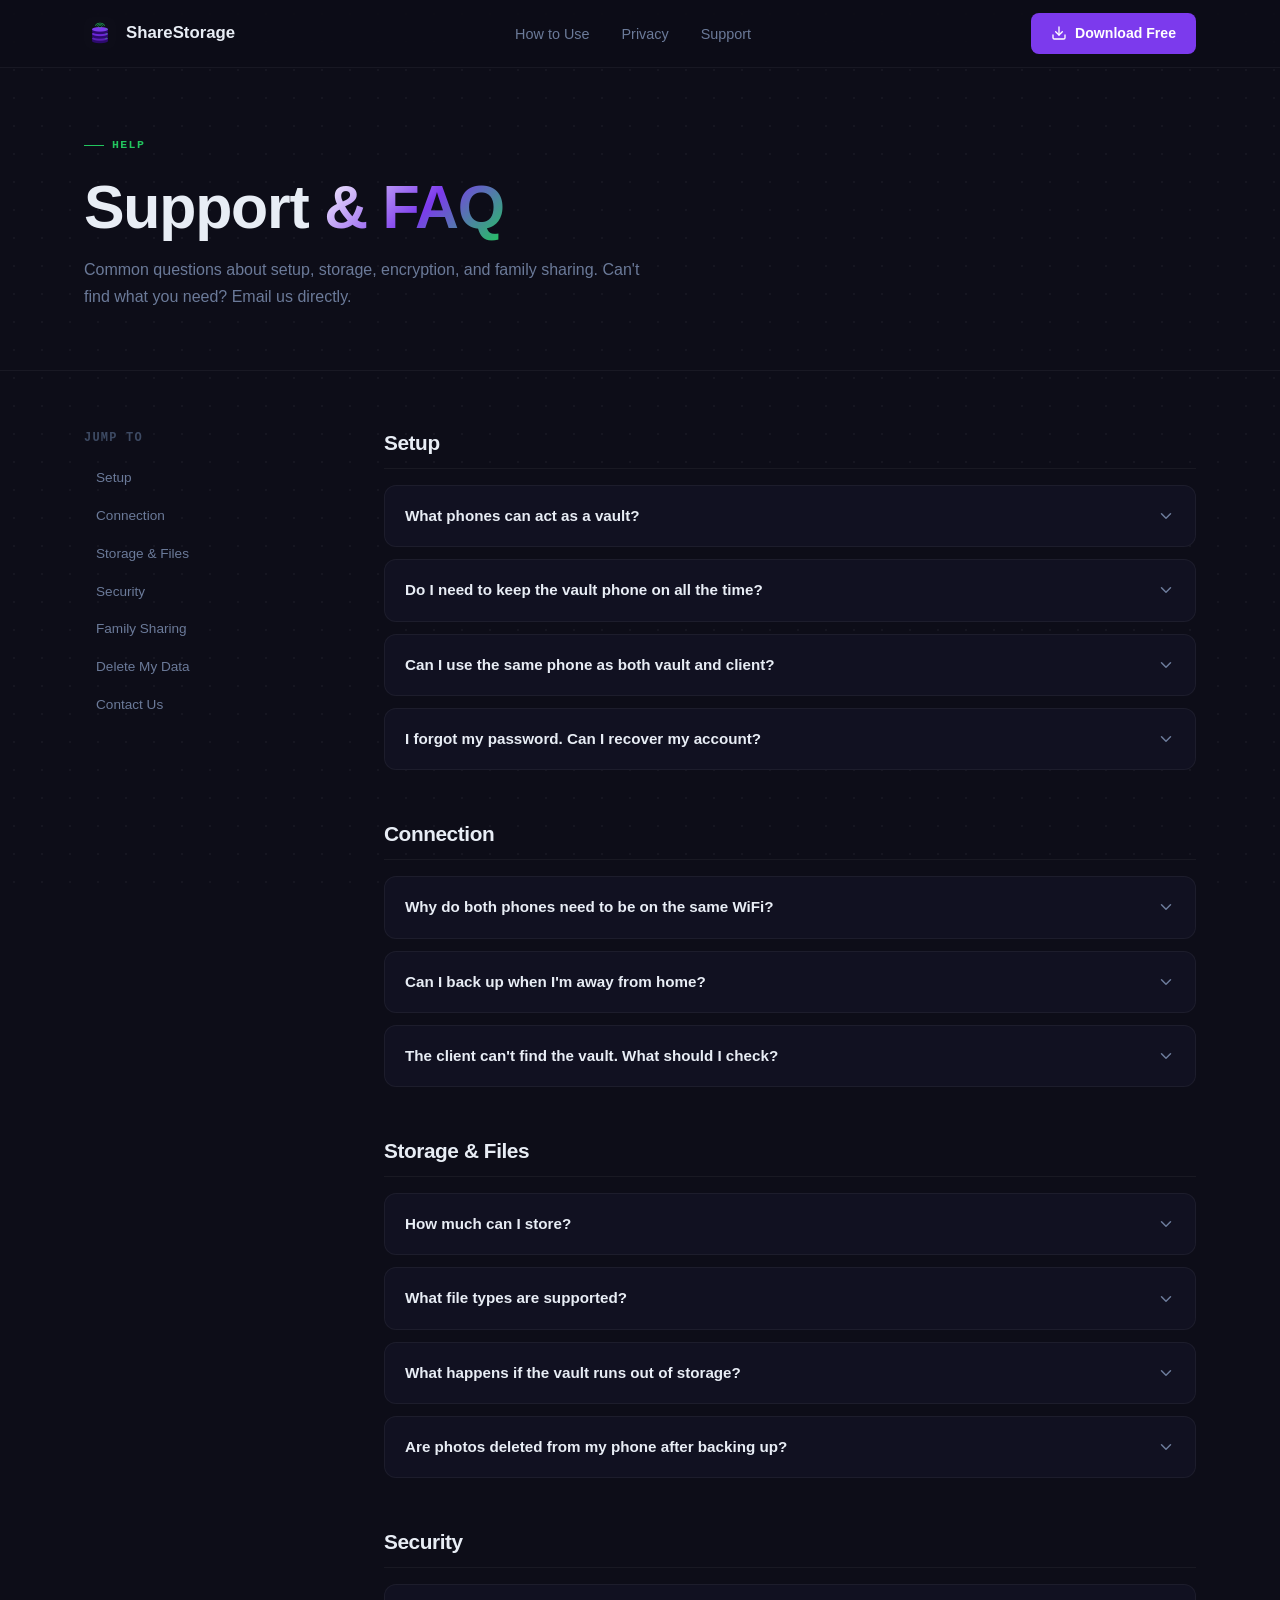
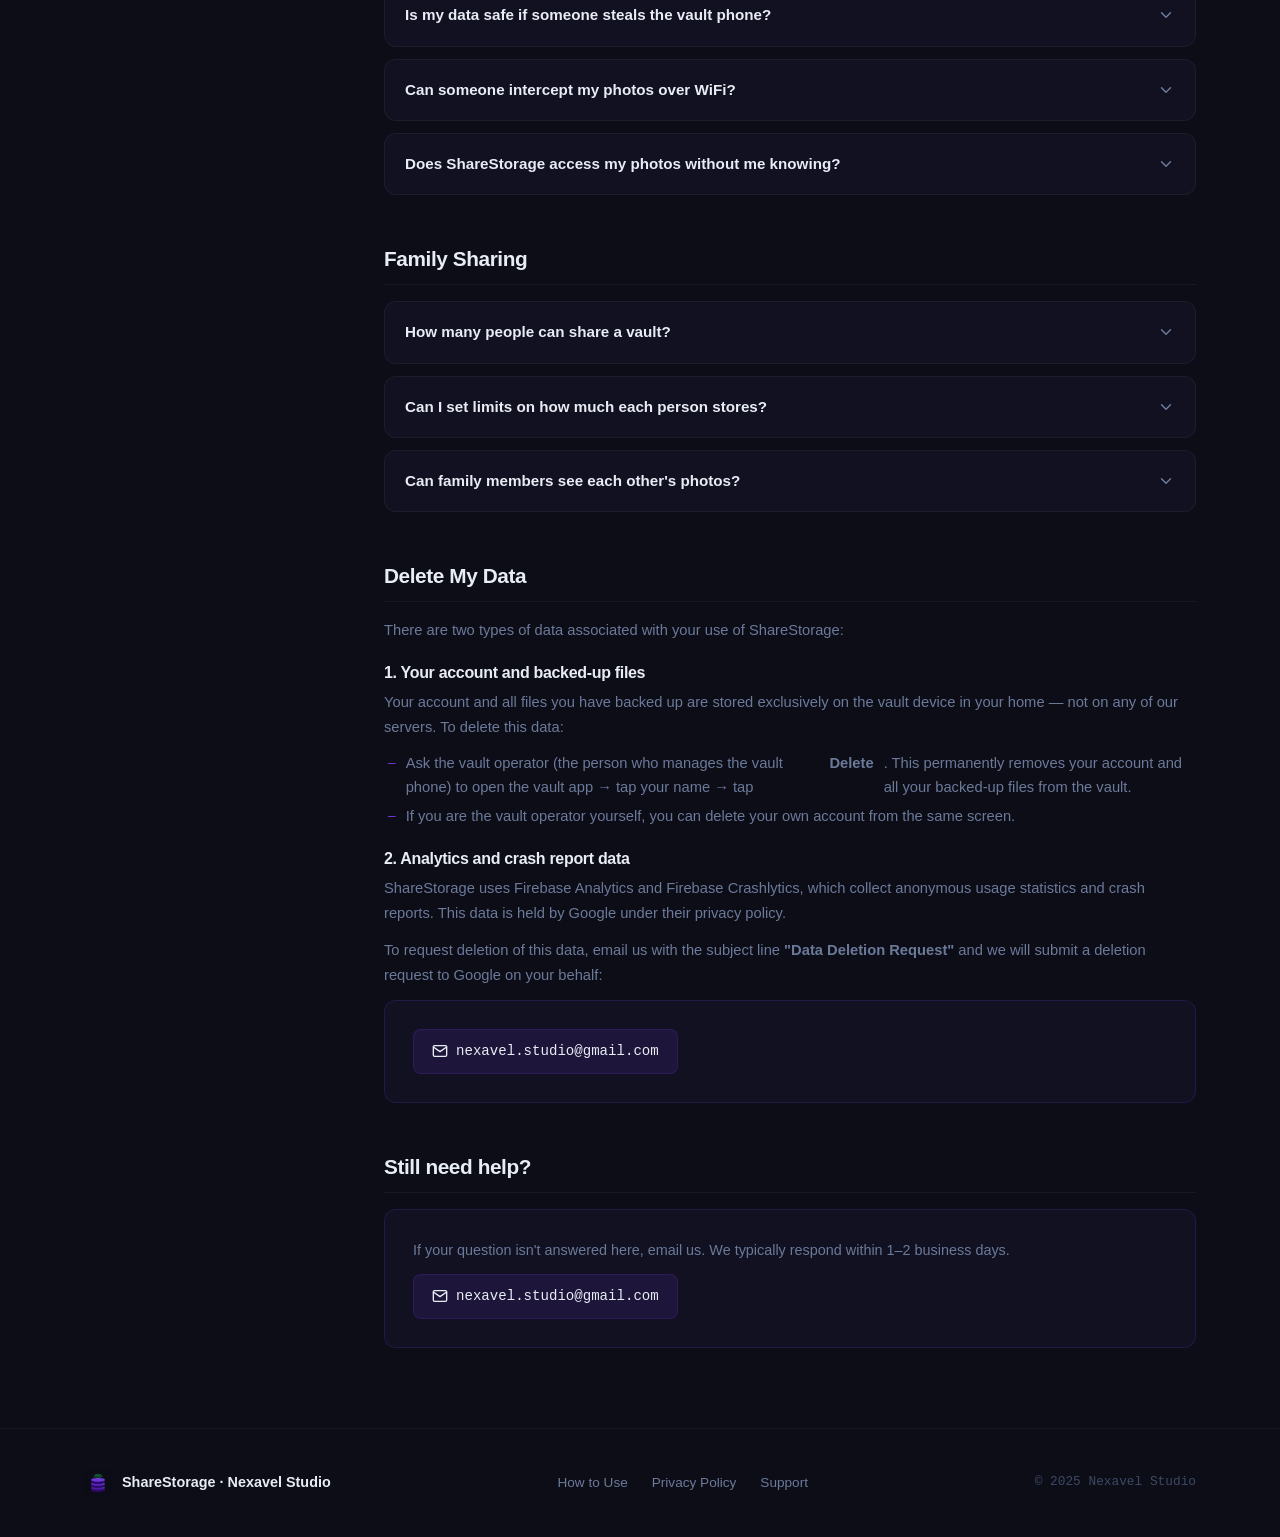
<file: docs/support.html>
<!DOCTYPE html>
<html lang="en">
<head>
  <meta charset="UTF-8">
  <meta name="viewport" content="width=device-width, initial-scale=1.0">
  <title>Support & FAQ — ShareStorage</title>
  <meta name="description" content="Answers to common questions about ShareStorage — setup, WiFi requirements, encryption, family sharing, and more.">
  <link rel="icon" type="image/png" href="assets/logo.png">
  <link rel="stylesheet" href="assets/style.css">
</head>
<body>

<!-- ── NAV ─────────────────────────────────────────────────────────────── -->
<nav class="nav">
  <div class="nav-inner">
    <a href="index.html" class="nav-brand">
      <img src="assets/logo.png" alt="ShareStorage logo">
      ShareStorage
    </a>
    <ul class="nav-links">
      <li><a href="how-to-use.html">How to Use</a></li>
      <li><a href="privacy.html">Privacy</a></li>
      <li><a href="support.html">Support</a></li>
    </ul>
    <a href="index.html#download" class="btn-download">
      <svg width="16" height="16" viewBox="0 0 24 24" fill="none" stroke="currentColor" stroke-width="2" stroke-linecap="round" stroke-linejoin="round">
        <path d="M21 15v4a2 2 0 0 1-2 2H5a2 2 0 0 1-2-2v-4"/><polyline points="7 10 12 15 17 10"/><line x1="12" y1="15" x2="12" y2="3"/>
      </svg>
      Download Free
    </a>
    <button class="nav-menu-btn" aria-label="Open menu">
      <span></span><span></span><span></span>
    </button>
  </div>
</nav>

<!-- ── PAGE HEADER ───────────────────────────────────────────────────────── -->
<header class="page-header">
  <div class="container">
    <div class="section-label">Help</div>
    <h1>Support <span class="gradient-text">&amp; FAQ</span></h1>
    <p>Common questions about setup, storage, encryption, and family sharing. Can't find what you need? Email us directly.</p>
  </div>
</header>

<!-- ── CONTENT ───────────────────────────────────────────────────────────── -->
<section class="content-section">
  <div class="container">
    <div class="content-grid">

      <!-- TOC -->
      <aside class="content-toc">
        <h4>Jump to</h4>
        <nav class="toc-links">
          <a href="#setup">Setup</a>
          <a href="#connection">Connection</a>
          <a href="#storage">Storage &amp; Files</a>
          <a href="#security">Security</a>
          <a href="#family">Family Sharing</a>
          <a href="#delete-data">Delete My Data</a>
          <a href="#contact">Contact Us</a>
        </nav>
      </aside>

      <!-- Body -->
      <div class="content-body">

        <div class="content-block" id="setup">
          <h2>Setup</h2>
          <div class="faq-list">

            <div class="faq-item">
              <button class="faq-q">
                What phones can act as a vault?
                <svg class="faq-chevron" width="18" height="18" viewBox="0 0 24 24" fill="none" stroke="currentColor" stroke-width="2" stroke-linecap="round" stroke-linejoin="round">
                  <polyline points="6 9 12 15 18 9"/>
                </svg>
              </button>
              <div class="faq-a">
                <p>Any Android phone running Android 8.0 (Oreo) or later can be the vault. It doesn't need to be fast — even old budget phones work well. The more internal storage the phone has, the more you can back up. The phone should stay connected to power and WiFi.</p>
              </div>
            </div>

            <div class="faq-item">
              <button class="faq-q">
                Do I need to keep the vault phone on all the time?
                <svg class="faq-chevron" width="18" height="18" viewBox="0 0 24 24" fill="none" stroke="currentColor" stroke-width="2" stroke-linecap="round" stroke-linejoin="round">
                  <polyline points="6 9 12 15 18 9"/>
                </svg>
              </button>
              <div class="faq-a">
                <p>Yes — the vault runs a server that client phones connect to when they want to sync. If the vault phone is off or offline, sync attempts from a client will fail. We recommend keeping it plugged in and connected to WiFi at all times. If the vault was offline and comes back up, any family member can simply tap Sync now to resume — nothing is lost between offline periods.</p>
              </div>
            </div>

            <div class="faq-item">
              <button class="faq-q">
                Can I use the same phone as both vault and client?
                <svg class="faq-chevron" width="18" height="18" viewBox="0 0 24 24" fill="none" stroke="currentColor" stroke-width="2" stroke-linecap="round" stroke-linejoin="round">
                  <polyline points="6 9 12 15 18 9"/>
                </svg>
              </button>
              <div class="faq-a">
                <p>No — each installation runs in one mode: Vault or Client. You need at least two phones: one to be the vault and one (or more) to be clients. Most people use an old phone as the vault and their current phone as the client.</p>
              </div>
            </div>

            <div class="faq-item">
              <button class="faq-q">
                I forgot my password. Can I recover my account?
                <svg class="faq-chevron" width="18" height="18" viewBox="0 0 24 24" fill="none" stroke="currentColor" stroke-width="2" stroke-linecap="round" stroke-linejoin="round">
                  <polyline points="6 9 12 15 18 9"/>
                </svg>
              </button>
              <div class="faq-a">
                <p>Yes — there are two recovery paths. On the login screen, tap <strong>"Forgot password?"</strong>:</p>
                <ul style="margin-top:10px;display:flex;flex-direction:column;gap:6px;">
                  <li style="display:flex;align-items:flex-start;gap:8px;font-size:0.9rem;color:var(--text-muted);"><span style="color:var(--purple);font-family:var(--mono);font-size:0.8rem;">—</span><strong>Recovery code:</strong> Enter the 24-character code that was shown when you first set up your account. Always available.</li>
                  <li style="display:flex;align-items:flex-start;gap:8px;font-size:0.9rem;color:var(--text-muted);"><span style="color:var(--purple);font-family:var(--mono);font-size:0.8rem;">—</span><strong>Device challenge:</strong> If you're on the same device where you first logged in, the app can verify your identity via a stored key — no code needed.</li>
                </ul>
                <p style="margin-top:10px;">After recovery your password is reset. However, your existing backed-up files won't be accessible until a vault admin re-invites you to each storage — this is a deliberate trade-off to protect your data. If you lose both your password <em>and</em> your recovery code, account recovery is not possible.</p>
              </div>
            </div>

          </div>
        </div>

        <div class="content-block" id="connection">
          <h2>Connection</h2>
          <div class="faq-list">

            <div class="faq-item">
              <button class="faq-q">
                Why do both phones need to be on the same WiFi?
                <svg class="faq-chevron" width="18" height="18" viewBox="0 0 24 24" fill="none" stroke="currentColor" stroke-width="2" stroke-linecap="round" stroke-linejoin="round">
                  <polyline points="6 9 12 15 18 9"/>
                </svg>
              </button>
              <div class="faq-a">
                <p>ShareStorage communicates directly between devices over your local network — there is no relay server. Both phones need to be on the same local network so they can discover each other. This is what makes it private: your files travel only over your own WiFi, never over the internet.</p>
              </div>
            </div>

            <div class="faq-item">
              <button class="faq-q">
                Can I back up when I'm away from home?
                <svg class="faq-chevron" width="18" height="18" viewBox="0 0 24 24" fill="none" stroke="currentColor" stroke-width="2" stroke-linecap="round" stroke-linejoin="round">
                  <polyline points="6 9 12 15 18 9"/>
                </svg>
              </button>
              <div class="faq-a">
                <p>Not currently. Backup only happens when both phones are on the same local WiFi network. When you get home and reconnect to your home WiFi, open the gallery and tap <strong>Sync now</strong> to back up everything taken while you were away.</p>
              </div>
            </div>

            <div class="faq-item">
              <button class="faq-q">
                The client can't find the vault. What should I check?
                <svg class="faq-chevron" width="18" height="18" viewBox="0 0 24 24" fill="none" stroke="currentColor" stroke-width="2" stroke-linecap="round" stroke-linejoin="round">
                  <polyline points="6 9 12 15 18 9"/>
                </svg>
              </button>
              <div class="faq-a">
                <p>Check these in order:</p>
                <ul style="margin-top:10px;display:flex;flex-direction:column;gap:6px;">
                  <li style="display:flex;align-items:flex-start;gap:8px;font-size:0.9rem;color:var(--text-muted);"><span style="color:var(--purple);font-family:var(--mono);font-size:0.8rem;">—</span>Both phones are on the <strong>same WiFi network</strong> (not one on 2.4GHz and one on 5GHz if they're isolated).</li>
                  <li style="display:flex;align-items:flex-start;gap:8px;font-size:0.9rem;color:var(--text-muted);"><span style="color:var(--purple);font-family:var(--mono);font-size:0.8rem;">—</span>The vault server is running — check for a green <strong>"ONLINE"</strong> indicator in the vault app's Server Status card. The server runs as a background service and doesn't need the vault app to be in the foreground.</li>
                  <li style="display:flex;align-items:flex-start;gap:8px;font-size:0.9rem;color:var(--text-muted);"><span style="color:var(--purple);font-family:var(--mono);font-size:0.8rem;">—</span>Your router does not have AP isolation enabled (this blocks device-to-device communication).</li>
                  <li style="display:flex;align-items:flex-start;gap:8px;font-size:0.9rem;color:var(--text-muted);"><span style="color:var(--purple);font-family:var(--mono);font-size:0.8rem;">—</span>ShareStorage has local network permission on both phones (Android Settings → Apps → ShareStorage → Permissions).</li>
                </ul>
              </div>
            </div>

          </div>
        </div>

        <div class="content-block" id="storage">
          <h2>Storage &amp; Files</h2>
          <div class="faq-list">

            <div class="faq-item">
              <button class="faq-q">
                How much can I store?
                <svg class="faq-chevron" width="18" height="18" viewBox="0 0 24 24" fill="none" stroke="currentColor" stroke-width="2" stroke-linecap="round" stroke-linejoin="round">
                  <polyline points="6 9 12 15 18 9"/>
                </svg>
              </button>
              <div class="faq-a">
                <p>As much as the vault phone's free storage space allows. ShareStorage has no artificial limits — if your vault phone has 128 GB free, you can use all of it. You can set voluntary per-storage capacity caps in the vault settings to reserve space for other uses.</p>
              </div>
            </div>

            <div class="faq-item">
              <button class="faq-q">
                What file types are supported?
                <svg class="faq-chevron" width="18" height="18" viewBox="0 0 24 24" fill="none" stroke="currentColor" stroke-width="2" stroke-linecap="round" stroke-linejoin="round">
                  <polyline points="6 9 12 15 18 9"/>
                </svg>
              </button>
              <div class="faq-a">
                <p>Photos and videos from your Android photo library — JPEG, PNG, HEIC, MP4, MOV, and other formats supported by Android's media store. Raw camera files (DNG) are also backed up if your camera app writes them to the photo library.</p>
              </div>
            </div>

            <div class="faq-item">
              <button class="faq-q">
                What happens if the vault runs out of storage?
                <svg class="faq-chevron" width="18" height="18" viewBox="0 0 24 24" fill="none" stroke="currentColor" stroke-width="2" stroke-linecap="round" stroke-linejoin="round">
                  <polyline points="6 9 12 15 18 9"/>
                </svg>
              </button>
              <div class="faq-a">
                <p>Sync pauses and you'll see a warning in both the vault and client apps. No files are deleted automatically. To resolve it, free up space on the vault phone (delete other apps, clear cache) or archive older backups. Sync resumes automatically once space is available.</p>
              </div>
            </div>

            <div class="faq-item">
              <button class="faq-q">
                Are photos deleted from my phone after backing up?
                <svg class="faq-chevron" width="18" height="18" viewBox="0 0 24 24" fill="none" stroke="currentColor" stroke-width="2" stroke-linecap="round" stroke-linejoin="round">
                  <polyline points="6 9 12 15 18 9"/>
                </svg>
              </button>
              <div class="faq-a">
                <p>No — ShareStorage never deletes files from your phone. It only copies them to the vault. Your originals stay exactly where they are on your device.</p>
              </div>
            </div>

          </div>
        </div>

        <div class="content-block" id="security">
          <h2>Security</h2>
          <div class="faq-list">

            <div class="faq-item">
              <button class="faq-q">
                Is my data safe if someone steals the vault phone?
                <svg class="faq-chevron" width="18" height="18" viewBox="0 0 24 24" fill="none" stroke="currentColor" stroke-width="2" stroke-linecap="round" stroke-linejoin="round">
                  <polyline points="6 9 12 15 18 9"/>
                </svg>
              </button>
              <div class="faq-a">
                <p>Yes. Files stored on the vault are encrypted using AES-256 before being written to disk — photos and documents use AES-256-GCM, videos and audio use AES-256-CTR. Each storage has its own encryption key. That key is wrapped by a key derived from your account password; the derived key is never persisted anywhere — it only exists in memory during an active session. Without your password, the encrypted files are unreadable even with physical access to the phone's storage.</p>
              </div>
            </div>

            <div class="faq-item">
              <button class="faq-q">
                Can someone intercept my photos over WiFi?
                <svg class="faq-chevron" width="18" height="18" viewBox="0 0 24 24" fill="none" stroke="currentColor" stroke-width="2" stroke-linecap="round" stroke-linejoin="round">
                  <polyline points="6 9 12 15 18 9"/>
                </svg>
              </button>
              <div class="faq-a">
                <p>No. Communication between the client and vault uses TLS (HTTPS) with certificate pinning, which means even someone monitoring your WiFi traffic cannot read the contents of the transfer. The connection is encrypted in transit and the files are encrypted at rest.</p>
              </div>
            </div>

            <div class="faq-item">
              <button class="faq-q">
                Does ShareStorage access my photos without me knowing?
                <svg class="faq-chevron" width="18" height="18" viewBox="0 0 24 24" fill="none" stroke="currentColor" stroke-width="2" stroke-linecap="round" stroke-linejoin="round">
                  <polyline points="6 9 12 15 18 9"/>
                </svg>
              </button>
              <div class="faq-a">
                <p>ShareStorage accesses your photo library only to perform the backup you set up. It does not send any photos to us or any third party — they go only to the vault device you control. Android's permission system will prompt you before access is granted, and you can revoke access at any time in Android Settings.</p>
              </div>
            </div>

          </div>
        </div>

        <div class="content-block" id="family">
          <h2>Family Sharing</h2>
          <div class="faq-list">

            <div class="faq-item">
              <button class="faq-q">
                How many people can share a vault?
                <svg class="faq-chevron" width="18" height="18" viewBox="0 0 24 24" fill="none" stroke="currentColor" stroke-width="2" stroke-linecap="round" stroke-linejoin="round">
                  <polyline points="6 9 12 15 18 9"/>
                </svg>
              </button>
              <div class="faq-a">
                <p>There's no hard limit. In practice, performance depends on the vault phone's hardware. A modern mid-range phone handles a family of 5–6 members comfortably. You can create multiple storages with different member lists — for example a personal storage and a shared family storage.</p>
              </div>
            </div>

            <div class="faq-item">
              <button class="faq-q">
                Can I set limits on how much each person stores?
                <svg class="faq-chevron" width="18" height="18" viewBox="0 0 24 24" fill="none" stroke="currentColor" stroke-width="2" stroke-linecap="round" stroke-linejoin="round">
                  <polyline points="6 9 12 15 18 9"/>
                </svg>
              </button>
              <div class="faq-a">
                <p>Yes — each storage has a capacity cap you set when creating it, and you can change it later from the storage manage sheet on vault home. When a person has their own private storage, that cap limits how much they can back up. When a storage's cap is reached, uploads to it are paused until the cap is raised or files are deleted from within that storage.</p>
              </div>
            </div>

            <div class="faq-item">
              <button class="faq-q">
                Can family members see each other's photos?
                <svg class="faq-chevron" width="18" height="18" viewBox="0 0 24 24" fill="none" stroke="currentColor" stroke-width="2" stroke-linecap="round" stroke-linejoin="round">
                  <polyline points="6 9 12 15 18 9"/>
                </svg>
              </button>
              <div class="faq-a">
                <p>It depends on the storage type. A <strong>Private</strong> storage is only visible to the one person it belongs to. A <strong>Shared</strong> storage is visible to all its members — everyone added to it can browse and upload files there. The vault operator controls who is added to each storage.</p>
              </div>
            </div>

          </div>
        </div>

        <div class="content-block" id="delete-data">
          <h2>Delete My Data</h2>
          <p>There are two types of data associated with your use of ShareStorage:</p>

          <h3 style="font-size:1rem;margin:20px 0 8px;color:var(--text);">1. Your account and backed-up files</h3>
          <p>Your account and all files you have backed up are stored exclusively on the vault device in your home — not on any of our servers. To delete this data:</p>
          <ul>
            <li>Ask the vault operator (the person who manages the vault phone) to open the vault app → tap your name → tap <strong>Delete</strong>. This permanently removes your account and all your backed-up files from the vault.</li>
            <li>If you are the vault operator yourself, you can delete your own account from the same screen.</li>
          </ul>

          <h3 style="font-size:1rem;margin:20px 0 8px;color:var(--text);">2. Analytics and crash report data</h3>
          <p>ShareStorage uses Firebase Analytics and Firebase Crashlytics, which collect anonymous usage statistics and crash reports. This data is held by Google under their privacy policy.</p>
          <p>To request deletion of this data, email us with the subject line <strong>"Data Deletion Request"</strong> and we will submit a deletion request to Google on your behalf:</p>
          <div class="contact-box" style="margin-top:12px;">
            <a href="mailto:nexavel.studio@gmail.com?subject=Data%20Deletion%20Request" class="contact-email">
              <svg width="16" height="16" viewBox="0 0 24 24" fill="none" stroke="currentColor" stroke-width="2" stroke-linecap="round" stroke-linejoin="round">
                <path d="M4 4h16c1.1 0 2 .9 2 2v12c0 1.1-.9 2-2 2H4c-1.1 0-2-.9-2-2V6c0-1.1.9-2 2-2z"/><polyline points="22,6 12,13 2,6"/>
              </svg>
              nexavel.studio@gmail.com
            </a>
          </div>
        </div>

        <div class="content-block" id="contact">
          <h2>Still need help?</h2>
          <div class="contact-box">
            <p>If your question isn't answered here, email us. We typically respond within 1–2 business days.</p>
            <a href="mailto:nexavel.studio@gmail.com" class="contact-email">
              <svg width="16" height="16" viewBox="0 0 24 24" fill="none" stroke="currentColor" stroke-width="2" stroke-linecap="round" stroke-linejoin="round">
                <path d="M4 4h16c1.1 0 2 .9 2 2v12c0 1.1-.9 2-2 2H4c-1.1 0-2-.9-2-2V6c0-1.1.9-2 2-2z"/><polyline points="22,6 12,13 2,6"/>
              </svg>
              nexavel.studio@gmail.com
            </a>
          </div>
        </div>

      </div>
    </div>
  </div>
</section>

<!-- ── FOOTER ────────────────────────────────────────────────────────────── -->
<footer class="footer">
  <div class="container">
    <div class="footer-inner">
      <div class="footer-brand">
        <img src="assets/logo.png" alt="ShareStorage logo">
        ShareStorage · Nexavel Studio
      </div>
      <nav class="footer-links">
        <a href="how-to-use.html">How to Use</a>
        <a href="privacy.html">Privacy Policy</a>
        <a href="support.html">Support</a>
      </nav>
      <div class="footer-copy">© 2025 Nexavel Studio</div>
    </div>
  </div>
</footer>

<script src="assets/script.js"></script>
</body>
</html>
</file>
<file: assets/style.css>
/* ─────────────────────────────────────────────
   ShareStorage — Dark Command-Centre Aesthetic
   bg #0D0D18 · purple #7C3AED · green #22C55E
   ───────────────────────────────────────────── */

:root {
  --bg:           #0D0D18;
  --bg2:          #111121;
  --bg3:          #181830;
  --purple:       #7C3AED;
  --purple-glow:  rgba(124, 58, 237, 0.35);
  --purple-dim:   rgba(124, 58, 237, 0.12);
  --green:        #22C55E;
  --green-glow:   rgba(34, 197, 94, 0.30);
  --green-dim:    rgba(34, 197, 94, 0.10);
  --text:         #E8EDF5;
  --text-muted:   #6B7A99;
  --text-faint:   #3D4A63;
  --border:       rgba(124, 58, 237, 0.18);
  --border-faint: rgba(255, 255, 255, 0.05);
  --font:         -apple-system, BlinkMacSystemFont, 'Segoe UI', Helvetica, sans-serif;
  --mono:         'SF Mono', 'Fira Code', 'Cascadia Code', 'Roboto Mono', monospace;
  --radius:       12px;
  --radius-sm:    8px;
  --nav-h:        68px;
  --max-w:        1160px;
  --transition:   220ms cubic-bezier(0.4, 0, 0.2, 1);
}

/* ── Reset ── */
*, *::before, *::after { box-sizing: border-box; margin: 0; padding: 0; }
html { scroll-behavior: smooth; }
body {
  font-family: var(--font);
  background: var(--bg);
  color: var(--text);
  line-height: 1.6;
  -webkit-font-smoothing: antialiased;
  overflow-x: hidden;
}
a { color: inherit; text-decoration: none; }
img { display: block; max-width: 100%; }
ul { list-style: none; }
button { cursor: pointer; font: inherit; border: none; background: none; }

/* ── Dot-grid background ── */
body::before {
  content: '';
  position: fixed;
  inset: 0;
  background-image: radial-gradient(circle, rgba(255,255,255,0.04) 1px, transparent 1px);
  background-size: 28px 28px;
  pointer-events: none;
  z-index: 0;
}

/* ── Shared container ── */
.container {
  width: 100%;
  max-width: var(--max-w);
  margin: 0 auto;
  padding: 0 24px;
  position: relative;
  z-index: 1;
}

/* ── Section base ── */
section { position: relative; z-index: 1; }

/* ── Typography ── */
h1, h2, h3, h4 { line-height: 1.2; font-weight: 700; letter-spacing: -0.02em; }
h1 { font-size: clamp(2.4rem, 5vw, 3.8rem); }
h2 { font-size: clamp(1.8rem, 3.5vw, 2.6rem); }
h3 { font-size: 1.15rem; font-weight: 600; }
p  { color: var(--text-muted); font-size: 1rem; line-height: 1.7; }

.gradient-text {
  background: linear-gradient(135deg, #fff 0%, var(--purple) 55%, var(--green) 100%);
  -webkit-background-clip: text;
  -webkit-text-fill-color: transparent;
  background-clip: text;
}

.mono { font-family: var(--mono); }

/* ── Section label ── */
.section-label {
  display: inline-flex;
  align-items: center;
  gap: 8px;
  font-family: var(--mono);
  font-size: 0.72rem;
  font-weight: 600;
  letter-spacing: 0.12em;
  text-transform: uppercase;
  color: var(--green);
  margin-bottom: 16px;
}
.section-label::before {
  content: '';
  display: block;
  width: 20px;
  height: 1px;
  background: var(--green);
}

/* ════════════════════════════════════════════
   NAV
════════════════════════════════════════════ */
.nav {
  position: fixed;
  top: 0;
  left: 0;
  right: 0;
  height: var(--nav-h);
  display: flex;
  align-items: center;
  z-index: 100;
  border-bottom: 1px solid var(--border-faint);
  background: rgba(13, 13, 24, 0.85);
  backdrop-filter: blur(16px);
  -webkit-backdrop-filter: blur(16px);
  transition: border-color var(--transition);
}
.nav.scrolled { border-bottom-color: var(--border); }

.nav-inner {
  display: flex;
  align-items: center;
  justify-content: space-between;
  width: 100%;
  max-width: var(--max-w);
  margin: 0 auto;
  padding: 0 24px;
}

.nav-brand {
  display: flex;
  align-items: center;
  gap: 10px;
  font-weight: 700;
  font-size: 1.05rem;
  color: var(--text);
  transition: opacity var(--transition);
}
.nav-brand:hover { opacity: 0.85; }
.nav-brand img {
  width: 32px;
  height: 32px;
  border-radius: 8px;
}

.nav-links {
  display: flex;
  align-items: center;
  gap: 32px;
}
.nav-links a {
  font-size: 0.9rem;
  color: var(--text-muted);
  transition: color var(--transition);
  position: relative;
}
.nav-links a::after {
  content: '';
  position: absolute;
  bottom: -2px;
  left: 0;
  width: 0;
  height: 1px;
  background: var(--purple);
  transition: width var(--transition);
}
.nav-links a:hover { color: var(--text); }
.nav-links a:hover::after { width: 100%; }

.btn-download {
  display: inline-flex;
  align-items: center;
  gap: 8px;
  padding: 9px 20px;
  background: var(--purple);
  color: #fff;
  font-size: 0.88rem;
  font-weight: 600;
  border-radius: var(--radius-sm);
  transition: background var(--transition), box-shadow var(--transition), transform var(--transition);
}
.btn-download:hover {
  background: #8B4CF0;
  box-shadow: 0 0 24px var(--purple-glow);
  transform: translateY(-1px);
}
.btn-download svg { flex-shrink: 0; }

.nav-menu-btn {
  display: none;
  flex-direction: column;
  gap: 5px;
  padding: 6px;
}
.nav-menu-btn span {
  display: block;
  width: 22px;
  height: 2px;
  background: var(--text);
  border-radius: 2px;
  transition: transform var(--transition), opacity var(--transition);
}

/* ════════════════════════════════════════════
   HERO
════════════════════════════════════════════ */
.hero {
  padding-top: calc(var(--nav-h) + 80px);
  padding-bottom: 100px;
  overflow: hidden;
}

.hero-inner {
  display: grid;
  grid-template-columns: 1fr 1fr;
  align-items: center;
  gap: 60px;
}

.hero-badge {
  display: inline-flex;
  align-items: center;
  gap: 8px;
  padding: 6px 14px;
  background: var(--green-dim);
  border: 1px solid rgba(34, 197, 94, 0.25);
  border-radius: 100px;
  font-size: 0.8rem;
  font-weight: 600;
  color: var(--green);
  margin-bottom: 24px;
  font-family: var(--mono);
}
.hero-badge::before {
  content: '';
  width: 7px;
  height: 7px;
  border-radius: 50%;
  background: var(--green);
  box-shadow: 0 0 8px var(--green-glow);
  animation: pulse-dot 2s ease-in-out infinite;
}

@keyframes pulse-dot {
  0%, 100% { opacity: 1; box-shadow: 0 0 8px var(--green-glow); }
  50% { opacity: 0.6; box-shadow: 0 0 2px var(--green-glow); }
}

.hero-title { margin-bottom: 20px; }

.hero-desc {
  font-size: 1.1rem;
  line-height: 1.75;
  margin-bottom: 36px;
  max-width: 480px;
}

.hero-actions {
  display: flex;
  align-items: center;
  gap: 16px;
  flex-wrap: wrap;
  margin-bottom: 52px;
}

.btn-primary {
  display: inline-flex;
  align-items: center;
  gap: 10px;
  padding: 14px 28px;
  background: var(--purple);
  color: #fff;
  font-size: 0.95rem;
  font-weight: 600;
  border-radius: var(--radius);
  transition: background var(--transition), box-shadow var(--transition), transform var(--transition);
}
.btn-primary:hover {
  background: #8B4CF0;
  box-shadow: 0 8px 32px var(--purple-glow);
  transform: translateY(-2px);
}

.btn-secondary {
  display: inline-flex;
  align-items: center;
  gap: 10px;
  padding: 14px 28px;
  background: transparent;
  color: var(--text);
  font-size: 0.95rem;
  font-weight: 500;
  border-radius: var(--radius);
  border: 1px solid var(--border);
  transition: border-color var(--transition), background var(--transition), transform var(--transition);
}
.btn-secondary:hover {
  border-color: rgba(124, 58, 237, 0.5);
  background: var(--purple-dim);
  transform: translateY(-2px);
}

.hero-stats {
  display: flex;
  gap: 32px;
}
.hero-stat-val {
  font-family: var(--mono);
  font-size: 1.6rem;
  font-weight: 700;
  color: var(--text);
  line-height: 1;
  margin-bottom: 4px;
}
.hero-stat-val.green { color: var(--green); }
.hero-stat-label {
  font-size: 0.78rem;
  color: var(--text-muted);
  font-family: var(--mono);
  letter-spacing: 0.04em;
}

/* ── Phone mockup ── */
.hero-visual {
  display: flex;
  justify-content: center;
  align-items: center;
  position: relative;
}

/* Ambient glow behind phone */
.hero-visual::before {
  content: '';
  position: absolute;
  width: 340px;
  height: 340px;
  border-radius: 50%;
  background: radial-gradient(circle, var(--purple-glow) 0%, transparent 70%);
  z-index: 0;
  animation: glow-pulse 4s ease-in-out infinite;
}

@keyframes glow-pulse {
  0%, 100% { opacity: 0.6; transform: scale(1); }
  50% { opacity: 1; transform: scale(1.08); }
}

.phone-frame {
  position: relative;
  z-index: 1;
  width: 220px;
  background: #09090F;
  border-radius: 36px;
  border: 2px solid rgba(124, 58, 237, 0.4);
  box-shadow:
    0 0 0 6px rgba(13,13,24,0.8),
    0 0 60px rgba(124, 58, 237, 0.25),
    inset 0 1px 0 rgba(255,255,255,0.08);
  overflow: hidden;
  padding: 28px 12px 20px;
}

/* Notch */
.phone-frame::before {
  content: '';
  position: absolute;
  top: 10px;
  left: 50%;
  transform: translateX(-50%);
  width: 80px;
  height: 6px;
  background: #1a1a2e;
  border-radius: 3px;
}

.phone-screen {
  background: #0C0C1E;
  border-radius: 20px;
  overflow: hidden;
  min-height: 380px;
  position: relative;
}

/* Simulated app UI inside phone */
.phone-ui {
  padding: 12px;
}
.phone-ui-bar {
  height: 6px;
  border-radius: 3px;
  background: var(--bg3);
  margin-bottom: 8px;
}
.phone-ui-bar.w80 { width: 80%; }
.phone-ui-bar.w60 { width: 60%; }
.phone-ui-bar.w40 { width: 40%; }
.phone-ui-bar.accent { background: var(--purple); opacity: 0.7; }
.phone-ui-bar.green { background: var(--green); opacity: 0.6; }

.phone-ui-grid {
  display: grid;
  grid-template-columns: 1fr 1fr;
  gap: 6px;
  margin: 10px 0;
}
.phone-ui-card {
  height: 56px;
  background: var(--bg3);
  border-radius: 8px;
  border: 1px solid var(--border-faint);
  position: relative;
  overflow: hidden;
}
.phone-ui-card::after {
  content: '';
  position: absolute;
  bottom: 8px;
  left: 8px;
  right: 8px;
  height: 3px;
  border-radius: 2px;
  background: var(--purple);
  opacity: 0.5;
}
.phone-ui-card:nth-child(2)::after { background: var(--green); }
.phone-ui-card:nth-child(3)::after { opacity: 0.3; }

.phone-ui-list { margin-top: 10px; }
.phone-ui-row {
  display: flex;
  align-items: center;
  gap: 8px;
  padding: 6px 0;
  border-bottom: 1px solid var(--border-faint);
}
.phone-ui-dot {
  width: 26px;
  height: 26px;
  border-radius: 6px;
  background: var(--purple-dim);
  flex-shrink: 0;
}
.phone-ui-dot.green-dot { background: var(--green-dim); }
.phone-ui-lines { flex: 1; }
.phone-ui-line {
  height: 4px;
  background: var(--bg3);
  border-radius: 2px;
  margin-bottom: 4px;
}
.phone-ui-line.short { width: 55%; }

/* Animated upload indicator */
.phone-ui-upload {
  margin-top: 12px;
  padding: 8px;
  background: var(--green-dim);
  border: 1px solid rgba(34,197,94,0.2);
  border-radius: 8px;
  display: flex;
  align-items: center;
  gap: 8px;
}
.phone-ui-upload-bar-wrap {
  flex: 1;
  height: 4px;
  background: var(--bg3);
  border-radius: 2px;
  overflow: hidden;
}
.phone-ui-upload-bar {
  height: 100%;
  background: var(--green);
  border-radius: 2px;
  width: 0%;
  animation: upload-progress 3s ease-in-out infinite;
}
@keyframes upload-progress {
  0%   { width: 0%; }
  80%  { width: 92%; }
  100% { width: 92%; }
}
.upload-icon {
  width: 10px;
  height: 10px;
  border-radius: 50%;
  background: var(--green);
  box-shadow: 0 0 6px var(--green-glow);
  flex-shrink: 0;
  animation: pulse-dot 1.5s ease-in-out infinite;
}

/* Second phone (vault) positioned behind */
.phone-frame-secondary {
  position: absolute;
  right: -30px;
  top: 40px;
  width: 160px;
  background: #09090F;
  border-radius: 28px;
  border: 2px solid rgba(34, 197, 94, 0.3);
  box-shadow:
    0 0 0 4px rgba(13,13,24,0.9),
    0 0 40px rgba(34,197,94,0.15);
  overflow: hidden;
  padding: 20px 10px 16px;
  z-index: 0;
  transform: rotate(4deg);
}
.phone-frame-secondary::before {
  content: '';
  position: absolute;
  top: 8px;
  left: 50%;
  transform: translateX(-50%);
  width: 60px;
  height: 5px;
  background: #1a1a2e;
  border-radius: 3px;
}
.phone-secondary-screen {
  background: #0C0C1E;
  border-radius: 14px;
  min-height: 260px;
  overflow: hidden;
  padding: 10px;
}

.vault-label {
  display: flex;
  align-items: center;
  gap: 4px;
  margin-bottom: 8px;
}
.vault-dot {
  width: 6px;
  height: 6px;
  background: var(--green);
  border-radius: 50%;
  box-shadow: 0 0 6px var(--green);
  animation: pulse-dot 2s ease-in-out infinite;
}
.vault-label-text {
  height: 4px;
  width: 48px;
  background: var(--green);
  border-radius: 2px;
  opacity: 0.7;
}
.vault-ui-bars { }
.vault-ui-bar {
  height: 5px;
  background: var(--bg3);
  border-radius: 3px;
  margin-bottom: 7px;
}
.vault-ui-bar.w70 { width: 70%; }
.vault-ui-bar.w50 { width: 50%; }
.vault-storage {
  margin-top: 10px;
  padding: 8px;
  background: rgba(34,197,94,0.08);
  border: 1px solid rgba(34,197,94,0.15);
  border-radius: 8px;
}
.vault-storage-bar-wrap {
  height: 6px;
  background: var(--bg3);
  border-radius: 3px;
  overflow: hidden;
  margin-top: 6px;
}
.vault-storage-bar {
  height: 100%;
  width: 42%;
  background: linear-gradient(90deg, var(--green), #4ADE80);
  border-radius: 3px;
}
.vault-storage-label {
  height: 3px;
  width: 60%;
  background: var(--bg3);
  border-radius: 2px;
}

/* WiFi connection line between phones */
.phone-connection {
  position: absolute;
  top: 50%;
  left: calc(50% + 30px);
  transform: translateY(-50%);
  z-index: 0;
  pointer-events: none;
}
.wifi-line {
  width: 48px;
  height: 2px;
  background: linear-gradient(90deg, rgba(124,58,237,0.5), rgba(34,197,94,0.5));
  border-radius: 1px;
  position: relative;
}
.wifi-line::before {
  content: '';
  position: absolute;
  top: 50%;
  left: 0;
  transform: translateY(-50%);
  width: 6px;
  height: 6px;
  border-radius: 50%;
  background: var(--purple);
  box-shadow: 0 0 8px var(--purple);
  animation: travel 2s linear infinite;
}
@keyframes travel {
  0%   { left: 0%; opacity: 1; }
  80%  { left: 90%; opacity: 1; }
  100% { left: 90%; opacity: 0; }
}

/* ════════════════════════════════════════════
   FEATURES
════════════════════════════════════════════ */
.features {
  padding: 96px 0;
  border-top: 1px solid var(--border-faint);
}

.features-header {
  text-align: center;
  margin-bottom: 64px;
}
.features-header h2 { margin-bottom: 12px; }
.features-header p { max-width: 520px; margin: 0 auto; }

.features-grid {
  display: grid;
  grid-template-columns: repeat(3, 1fr);
  gap: 20px;
}

.feature-card {
  padding: 28px;
  background: var(--bg2);
  border: 1px solid var(--border-faint);
  border-radius: var(--radius);
  transition: border-color var(--transition), transform var(--transition), box-shadow var(--transition);
  position: relative;
  overflow: hidden;
}
.feature-card::before {
  content: '';
  position: absolute;
  inset: 0;
  background: linear-gradient(135deg, var(--purple-dim) 0%, transparent 60%);
  opacity: 0;
  transition: opacity var(--transition);
}
.feature-card:hover {
  border-color: var(--border);
  transform: translateY(-4px);
  box-shadow: 0 16px 48px rgba(0,0,0,0.4), 0 0 0 1px var(--border);
}
.feature-card:hover::before { opacity: 1; }

.feature-icon {
  font-size: 1.6rem;
  margin-bottom: 16px;
  display: block;
  line-height: 1;
}
.feature-card h3 {
  margin-bottom: 8px;
  font-size: 1rem;
}
.feature-card p {
  font-size: 0.88rem;
  line-height: 1.65;
}

/* ════════════════════════════════════════════
   HOW IT WORKS
════════════════════════════════════════════ */
.how {
  padding: 96px 0;
  background: linear-gradient(180deg, transparent 0%, rgba(124,58,237,0.04) 50%, transparent 100%);
  border-top: 1px solid var(--border-faint);
}

.how-header {
  text-align: center;
  margin-bottom: 64px;
}
.how-header h2 { margin-bottom: 12px; }
.how-header p { max-width: 480px; margin: 0 auto; }

.how-steps {
  display: grid;
  grid-template-columns: repeat(3, 1fr);
  gap: 0;
  position: relative;
}

/* connector line */
.how-steps::before {
  content: '';
  position: absolute;
  top: 28px;
  left: calc(16.66% + 24px);
  right: calc(16.66% + 24px);
  height: 1px;
  background: linear-gradient(90deg, var(--purple) 0%, var(--green) 100%);
  opacity: 0.4;
  z-index: 0;
}

.how-step {
  display: flex;
  flex-direction: column;
  align-items: center;
  text-align: center;
  padding: 0 28px;
  position: relative;
  z-index: 1;
}

.step-number {
  width: 56px;
  height: 56px;
  border-radius: 50%;
  background: var(--bg2);
  border: 1px solid var(--border);
  display: flex;
  align-items: center;
  justify-content: center;
  font-family: var(--mono);
  font-weight: 700;
  font-size: 1rem;
  color: var(--purple);
  margin-bottom: 24px;
  box-shadow: 0 0 24px var(--purple-glow);
  flex-shrink: 0;
}
.how-step:nth-child(2) .step-number {
  color: #A78BFA;
  border-color: rgba(167,139,250,0.3);
  box-shadow: 0 0 24px rgba(167,139,250,0.25);
}
.how-step:nth-child(3) .step-number {
  color: var(--green);
  border-color: rgba(34,197,94,0.3);
  box-shadow: 0 0 24px var(--green-glow);
}

.how-step h3 { margin-bottom: 8px; font-size: 1rem; }
.how-step p { font-size: 0.88rem; max-width: 200px; }

/* ════════════════════════════════════════════
   CTA BANNER
════════════════════════════════════════════ */
.cta-banner {
  padding: 80px 0;
  border-top: 1px solid var(--border-faint);
}

.cta-box {
  background: linear-gradient(135deg, rgba(124,58,237,0.15) 0%, rgba(34,197,94,0.08) 100%);
  border: 1px solid var(--border);
  border-radius: 20px;
  padding: 60px 48px;
  text-align: center;
  position: relative;
  overflow: hidden;
}
.cta-box::before {
  content: '';
  position: absolute;
  top: -40%;
  left: 50%;
  transform: translateX(-50%);
  width: 500px;
  height: 300px;
  background: radial-gradient(ellipse, rgba(124,58,237,0.2) 0%, transparent 70%);
  pointer-events: none;
}

.cta-box h2 { margin-bottom: 12px; }
.cta-box p { margin-bottom: 32px; max-width: 500px; margin-left: auto; margin-right: auto; }
.cta-box p { margin-bottom: 32px; }

/* ════════════════════════════════════════════
   FOOTER
════════════════════════════════════════════ */
.footer {
  border-top: 1px solid var(--border-faint);
  padding: 40px 0;
}
.footer-inner {
  display: flex;
  align-items: center;
  justify-content: space-between;
  flex-wrap: wrap;
  gap: 16px;
}
.footer-brand {
  display: flex;
  align-items: center;
  gap: 10px;
  font-weight: 600;
  font-size: 0.9rem;
}
.footer-brand img {
  width: 28px;
  height: 28px;
  border-radius: 6px;
  opacity: 0.9;
}
.footer-links {
  display: flex;
  gap: 24px;
}
.footer-links a {
  font-size: 0.85rem;
  color: var(--text-muted);
  transition: color var(--transition);
}
.footer-links a:hover { color: var(--text); }
.footer-copy {
  font-size: 0.8rem;
  color: var(--text-faint);
  font-family: var(--mono);
}

/* ════════════════════════════════════════════
   PAGE HEADER (inner pages)
════════════════════════════════════════════ */
.page-header {
  padding: calc(var(--nav-h) + 60px) 0 60px;
  border-bottom: 1px solid var(--border-faint);
}
.page-header h1 { margin-bottom: 12px; }
.page-header p { max-width: 560px; }

/* ════════════════════════════════════════════
   HOW TO USE PAGE — TABS
════════════════════════════════════════════ */
.tabs-section { padding: 60px 0 80px; }

.tab-bar {
  display: flex;
  gap: 4px;
  background: var(--bg2);
  border: 1px solid var(--border-faint);
  border-radius: var(--radius);
  padding: 6px;
  width: fit-content;
  margin-bottom: 48px;
}

.tab-btn {
  padding: 10px 28px;
  border-radius: var(--radius-sm);
  font-size: 0.9rem;
  font-weight: 600;
  color: var(--text-muted);
  transition: color var(--transition), background var(--transition);
  position: relative;
}
.tab-btn.active {
  color: var(--text);
  background: var(--bg3);
  box-shadow: 0 1px 4px rgba(0,0,0,0.4);
}
.tab-btn:not(.active):hover { color: var(--text); }

.tab-panel { display: none; }
.tab-panel.active { display: block; }

/* Steps list */
.steps-list { display: flex; flex-direction: column; gap: 32px; }

.step-item {
  display: grid;
  grid-template-columns: 56px 1fr;
  gap: 20px;
  align-items: flex-start;
}
.step-num {
  width: 56px;
  height: 56px;
  border-radius: 50%;
  background: var(--bg3);
  border: 1px solid var(--border);
  display: flex;
  align-items: center;
  justify-content: center;
  font-family: var(--mono);
  font-weight: 700;
  font-size: 1rem;
  color: var(--purple);
  flex-shrink: 0;
}
.step-item.vault-step .step-num {
  color: var(--green);
  border-color: rgba(34,197,94,0.3);
}
.step-body h3 { margin-bottom: 6px; font-size: 1rem; }
.step-body p { font-size: 0.9rem; }

.note-box {
  display: flex;
  align-items: flex-start;
  gap: 12px;
  padding: 14px 16px;
  background: var(--purple-dim);
  border: 1px solid var(--border);
  border-radius: var(--radius-sm);
  margin-top: 10px;
}
.note-box.green { background: var(--green-dim); border-color: rgba(34,197,94,0.2); }
.note-icon { font-size: 1rem; flex-shrink: 0; margin-top: 1px; }
.note-box p { font-size: 0.85rem; color: var(--text); }

/* ════════════════════════════════════════════
   PRIVACY & SUPPORT PAGES
════════════════════════════════════════════ */
.content-section { padding: 60px 0 80px; }

.content-grid {
  display: grid;
  grid-template-columns: 240px 1fr;
  gap: 60px;
  align-items: flex-start;
}

.content-toc {
  position: sticky;
  top: calc(var(--nav-h) + 24px);
}
.content-toc h4 {
  font-size: 0.75rem;
  font-weight: 600;
  letter-spacing: 0.1em;
  text-transform: uppercase;
  color: var(--text-faint);
  font-family: var(--mono);
  margin-bottom: 16px;
}
.toc-links { display: flex; flex-direction: column; gap: 4px; }
.toc-links a {
  font-size: 0.85rem;
  color: var(--text-muted);
  padding: 6px 10px;
  border-radius: var(--radius-sm);
  transition: color var(--transition), background var(--transition);
  border-left: 2px solid transparent;
}
.toc-links a:hover {
  color: var(--text);
  background: var(--bg2);
  border-left-color: var(--purple);
}

.content-body { }
.content-block { margin-bottom: 52px; }
.content-block:last-child { margin-bottom: 0; }
.content-block h2 {
  font-size: 1.3rem;
  margin-bottom: 16px;
  padding-bottom: 12px;
  border-bottom: 1px solid var(--border-faint);
}
.content-block p { font-size: 0.92rem; margin-bottom: 12px; }
.content-block p:last-child { margin-bottom: 0; }
.content-block ul { margin: 12px 0 12px 4px; display: flex; flex-direction: column; gap: 6px; }
.content-block li {
  display: flex;
  align-items: flex-start;
  gap: 10px;
  font-size: 0.92rem;
  color: var(--text-muted);
}
.content-block li::before {
  content: '—';
  color: var(--purple);
  font-family: var(--mono);
  flex-shrink: 0;
  font-size: 0.8rem;
  margin-top: 2px;
}

/* ── FAQ ── */
.faq-list { display: flex; flex-direction: column; gap: 12px; }

.faq-item {
  background: var(--bg2);
  border: 1px solid var(--border-faint);
  border-radius: var(--radius);
  overflow: hidden;
  transition: border-color var(--transition);
}
.faq-item.open { border-color: var(--border); }
.faq-item.open .faq-chevron { transform: rotate(180deg); }

.faq-q {
  width: 100%;
  display: flex;
  align-items: center;
  justify-content: space-between;
  gap: 16px;
  padding: 18px 20px;
  text-align: left;
  font-size: 0.95rem;
  font-weight: 600;
  color: var(--text);
  transition: color var(--transition);
}
.faq-q:hover { color: #fff; }
.faq-chevron {
  flex-shrink: 0;
  transition: transform var(--transition);
  color: var(--text-muted);
}

.faq-a {
  display: none;
  padding: 0 20px 18px;
}
.faq-a p { font-size: 0.9rem; }
.faq-item.open .faq-a { display: block; }

/* Contact box */
.contact-box {
  padding: 28px;
  background: var(--bg2);
  border: 1px solid var(--border);
  border-radius: var(--radius);
  margin-top: 8px;
}
.contact-box p { font-size: 0.9rem; margin-bottom: 12px; }
.contact-email {
  display: inline-flex;
  align-items: center;
  gap: 8px;
  padding: 10px 18px;
  background: var(--purple-dim);
  border: 1px solid var(--border);
  border-radius: var(--radius-sm);
  font-family: var(--mono);
  font-size: 0.88rem;
  color: var(--text);
  transition: background var(--transition), border-color var(--transition);
}
.contact-email:hover {
  background: rgba(124,58,237,0.2);
  border-color: rgba(124,58,237,0.4);
}

/* ── Scroll reveal ── */
.reveal {
  opacity: 0;
  transform: translateY(20px);
  transition: opacity 500ms ease, transform 500ms ease;
}
.reveal.visible {
  opacity: 1;
  transform: translateY(0);
}

/* ════════════════════════════════════════════
   RESPONSIVE
════════════════════════════════════════════ */
@media (max-width: 960px) {
  .hero-inner { grid-template-columns: 1fr; }
  .hero-visual {
    display: none; /* hide phone mockup on medium screens to keep layout clean */
  }
  .features-grid { grid-template-columns: repeat(2, 1fr); }
  .how-steps { grid-template-columns: 1fr; gap: 40px; }
  .how-steps::before { display: none; }
  .content-grid { grid-template-columns: 1fr; }
  .content-toc { position: static; display: none; }
  .nav-links { display: none; }
  .nav-menu-btn { display: flex; }
}

@media (max-width: 600px) {
  .features-grid { grid-template-columns: 1fr; }
  .hero-stats { gap: 20px; }
  .hero-stat-val { font-size: 1.3rem; }
  .cta-box { padding: 40px 24px; }
  .footer-inner { flex-direction: column; align-items: flex-start; gap: 20px; }
  .step-item { grid-template-columns: 40px 1fr; gap: 14px; }
  .step-num { width: 40px; height: 40px; font-size: 0.85rem; }
}
</file>
<file: docs/assets/style.css>
/* ─────────────────────────────────────────────
   ShareStorage — Dark Command-Centre Aesthetic
   bg #0D0D18 · purple #7C3AED · green #22C55E
   ───────────────────────────────────────────── */

:root {
  --bg:           #0D0D18;
  --bg2:          #111121;
  --bg3:          #181830;
  --purple:       #7C3AED;
  --purple-glow:  rgba(124, 58, 237, 0.35);
  --purple-dim:   rgba(124, 58, 237, 0.12);
  --green:        #22C55E;
  --green-glow:   rgba(34, 197, 94, 0.30);
  --green-dim:    rgba(34, 197, 94, 0.10);
  --text:         #E8EDF5;
  --text-muted:   #6B7A99;
  --text-faint:   #3D4A63;
  --border:       rgba(124, 58, 237, 0.18);
  --border-faint: rgba(255, 255, 255, 0.05);
  --font:         -apple-system, BlinkMacSystemFont, 'Segoe UI', Helvetica, sans-serif;
  --mono:         'SF Mono', 'Fira Code', 'Cascadia Code', 'Roboto Mono', monospace;
  --radius:       12px;
  --radius-sm:    8px;
  --nav-h:        68px;
  --max-w:        1160px;
  --transition:   220ms cubic-bezier(0.4, 0, 0.2, 1);
}

/* ── Reset ── */
*, *::before, *::after { box-sizing: border-box; margin: 0; padding: 0; }
html { scroll-behavior: smooth; }
body {
  font-family: var(--font);
  background: var(--bg);
  color: var(--text);
  line-height: 1.6;
  -webkit-font-smoothing: antialiased;
  overflow-x: hidden;
}
a { color: inherit; text-decoration: none; }
img { display: block; max-width: 100%; }
ul { list-style: none; }
button { cursor: pointer; font: inherit; border: none; background: none; }

/* ── Dot-grid background ── */
body::before {
  content: '';
  position: fixed;
  inset: 0;
  background-image: radial-gradient(circle, rgba(255,255,255,0.04) 1px, transparent 1px);
  background-size: 28px 28px;
  pointer-events: none;
  z-index: 0;
}

/* ── Shared container ── */
.container {
  width: 100%;
  max-width: var(--max-w);
  margin: 0 auto;
  padding: 0 24px;
  position: relative;
  z-index: 1;
}

/* ── Section base ── */
section { position: relative; z-index: 1; }

/* ── Typography ── */
h1, h2, h3, h4 { line-height: 1.2; font-weight: 700; letter-spacing: -0.02em; }
h1 { font-size: clamp(2.4rem, 5vw, 3.8rem); }
h2 { font-size: clamp(1.8rem, 3.5vw, 2.6rem); }
h3 { font-size: 1.15rem; font-weight: 600; }
p  { color: var(--text-muted); font-size: 1rem; line-height: 1.7; }

.gradient-text {
  background: linear-gradient(135deg, #fff 0%, var(--purple) 55%, var(--green) 100%);
  -webkit-background-clip: text;
  -webkit-text-fill-color: transparent;
  background-clip: text;
}

.mono { font-family: var(--mono); }

/* ── Section label ── */
.section-label {
  display: inline-flex;
  align-items: center;
  gap: 8px;
  font-family: var(--mono);
  font-size: 0.72rem;
  font-weight: 600;
  letter-spacing: 0.12em;
  text-transform: uppercase;
  color: var(--green);
  margin-bottom: 16px;
}
.section-label::before {
  content: '';
  display: block;
  width: 20px;
  height: 1px;
  background: var(--green);
}

/* ════════════════════════════════════════════
   NAV
════════════════════════════════════════════ */
.nav {
  position: fixed;
  top: 0;
  left: 0;
  right: 0;
  height: var(--nav-h);
  display: flex;
  align-items: center;
  z-index: 100;
  border-bottom: 1px solid var(--border-faint);
  background: rgba(13, 13, 24, 0.85);
  backdrop-filter: blur(16px);
  -webkit-backdrop-filter: blur(16px);
  transition: border-color var(--transition);
}
.nav.scrolled { border-bottom-color: var(--border); }

.nav-inner {
  display: flex;
  align-items: center;
  justify-content: space-between;
  width: 100%;
  max-width: var(--max-w);
  margin: 0 auto;
  padding: 0 24px;
}

.nav-brand {
  display: flex;
  align-items: center;
  gap: 10px;
  font-weight: 700;
  font-size: 1.05rem;
  color: var(--text);
  transition: opacity var(--transition);
}
.nav-brand:hover { opacity: 0.85; }
.nav-brand img {
  width: 32px;
  height: 32px;
  border-radius: 8px;
}

.nav-links {
  display: flex;
  align-items: center;
  gap: 32px;
}
.nav-links a {
  font-size: 0.9rem;
  color: var(--text-muted);
  transition: color var(--transition);
  position: relative;
}
.nav-links a::after {
  content: '';
  position: absolute;
  bottom: -2px;
  left: 0;
  width: 0;
  height: 1px;
  background: var(--purple);
  transition: width var(--transition);
}
.nav-links a:hover { color: var(--text); }
.nav-links a:hover::after { width: 100%; }

.btn-download {
  display: inline-flex;
  align-items: center;
  gap: 8px;
  padding: 9px 20px;
  background: var(--purple);
  color: #fff;
  font-size: 0.88rem;
  font-weight: 600;
  border-radius: var(--radius-sm);
  transition: background var(--transition), box-shadow var(--transition), transform var(--transition);
}
.btn-download:hover {
  background: #8B4CF0;
  box-shadow: 0 0 24px var(--purple-glow);
  transform: translateY(-1px);
}
.btn-download svg { flex-shrink: 0; }

.nav-menu-btn {
  display: none;
  flex-direction: column;
  gap: 5px;
  padding: 6px;
}
.nav-menu-btn span {
  display: block;
  width: 22px;
  height: 2px;
  background: var(--text);
  border-radius: 2px;
  transition: transform var(--transition), opacity var(--transition);
}

/* ════════════════════════════════════════════
   HERO
════════════════════════════════════════════ */
.hero {
  padding-top: calc(var(--nav-h) + 80px);
  padding-bottom: 100px;
  overflow: hidden;
}

.hero-inner {
  display: grid;
  grid-template-columns: 1fr 1fr;
  align-items: center;
  gap: 60px;
}

.hero-badge {
  display: inline-flex;
  align-items: center;
  gap: 8px;
  padding: 6px 14px;
  background: var(--green-dim);
  border: 1px solid rgba(34, 197, 94, 0.25);
  border-radius: 100px;
  font-size: 0.8rem;
  font-weight: 600;
  color: var(--green);
  margin-bottom: 24px;
  font-family: var(--mono);
}
.hero-badge::before {
  content: '';
  width: 7px;
  height: 7px;
  border-radius: 50%;
  background: var(--green);
  box-shadow: 0 0 8px var(--green-glow);
  animation: pulse-dot 2s ease-in-out infinite;
}

@keyframes pulse-dot {
  0%, 100% { opacity: 1; box-shadow: 0 0 8px var(--green-glow); }
  50% { opacity: 0.6; box-shadow: 0 0 2px var(--green-glow); }
}

.hero-title { margin-bottom: 20px; }

.hero-desc {
  font-size: 1.1rem;
  line-height: 1.75;
  margin-bottom: 36px;
  max-width: 480px;
}

.hero-actions {
  display: flex;
  align-items: center;
  gap: 16px;
  flex-wrap: wrap;
  margin-bottom: 52px;
}

.btn-primary {
  display: inline-flex;
  align-items: center;
  gap: 10px;
  padding: 14px 28px;
  background: var(--purple);
  color: #fff;
  font-size: 0.95rem;
  font-weight: 600;
  border-radius: var(--radius);
  transition: background var(--transition), box-shadow var(--transition), transform var(--transition);
}
.btn-primary:hover {
  background: #8B4CF0;
  box-shadow: 0 8px 32px var(--purple-glow);
  transform: translateY(-2px);
}

.btn-secondary {
  display: inline-flex;
  align-items: center;
  gap: 10px;
  padding: 14px 28px;
  background: transparent;
  color: var(--text);
  font-size: 0.95rem;
  font-weight: 500;
  border-radius: var(--radius);
  border: 1px solid var(--border);
  transition: border-color var(--transition), background var(--transition), transform var(--transition);
}
.btn-secondary:hover {
  border-color: rgba(124, 58, 237, 0.5);
  background: var(--purple-dim);
  transform: translateY(-2px);
}

.hero-stats {
  display: flex;
  gap: 32px;
}
.hero-stat-val {
  font-family: var(--mono);
  font-size: 1.6rem;
  font-weight: 700;
  color: var(--text);
  line-height: 1;
  margin-bottom: 4px;
}
.hero-stat-val.green { color: var(--green); }
.hero-stat-label {
  font-size: 0.78rem;
  color: var(--text-muted);
  font-family: var(--mono);
  letter-spacing: 0.04em;
}

/* ── Phone mockup ── */
.hero-visual {
  display: flex;
  justify-content: center;
  align-items: center;
  position: relative;
}

/* Ambient glow behind phone */
.hero-visual::before {
  content: '';
  position: absolute;
  width: 340px;
  height: 340px;
  border-radius: 50%;
  background: radial-gradient(circle, var(--purple-glow) 0%, transparent 70%);
  z-index: 0;
  animation: glow-pulse 4s ease-in-out infinite;
}

@keyframes glow-pulse {
  0%, 100% { opacity: 0.6; transform: scale(1); }
  50% { opacity: 1; transform: scale(1.08); }
}

.phone-frame {
  position: relative;
  z-index: 1;
  width: 220px;
  background: #09090F;
  border-radius: 36px;
  border: 2px solid rgba(124, 58, 237, 0.4);
  box-shadow:
    0 0 0 6px rgba(13,13,24,0.8),
    0 0 60px rgba(124, 58, 237, 0.25),
    inset 0 1px 0 rgba(255,255,255,0.08);
  overflow: hidden;
  padding: 28px 12px 20px;
}

/* Notch */
.phone-frame::before {
  content: '';
  position: absolute;
  top: 10px;
  left: 50%;
  transform: translateX(-50%);
  width: 80px;
  height: 6px;
  background: #1a1a2e;
  border-radius: 3px;
}

.phone-screen {
  background: #0C0C1E;
  border-radius: 20px;
  overflow: hidden;
  min-height: 380px;
  position: relative;
}

/* Simulated app UI inside phone */
.phone-ui {
  padding: 12px;
}
.phone-ui-bar {
  height: 6px;
  border-radius: 3px;
  background: var(--bg3);
  margin-bottom: 8px;
}
.phone-ui-bar.w80 { width: 80%; }
.phone-ui-bar.w60 { width: 60%; }
.phone-ui-bar.w40 { width: 40%; }
.phone-ui-bar.accent { background: var(--purple); opacity: 0.7; }
.phone-ui-bar.green { background: var(--green); opacity: 0.6; }

.phone-ui-grid {
  display: grid;
  grid-template-columns: 1fr 1fr;
  gap: 6px;
  margin: 10px 0;
}
.phone-ui-card {
  height: 56px;
  background: var(--bg3);
  border-radius: 8px;
  border: 1px solid var(--border-faint);
  position: relative;
  overflow: hidden;
}
.phone-ui-card::after {
  content: '';
  position: absolute;
  bottom: 8px;
  left: 8px;
  right: 8px;
  height: 3px;
  border-radius: 2px;
  background: var(--purple);
  opacity: 0.5;
}
.phone-ui-card:nth-child(2)::after { background: var(--green); }
.phone-ui-card:nth-child(3)::after { opacity: 0.3; }

.phone-ui-list { margin-top: 10px; }
.phone-ui-row {
  display: flex;
  align-items: center;
  gap: 8px;
  padding: 6px 0;
  border-bottom: 1px solid var(--border-faint);
}
.phone-ui-dot {
  width: 26px;
  height: 26px;
  border-radius: 6px;
  background: var(--purple-dim);
  flex-shrink: 0;
}
.phone-ui-dot.green-dot { background: var(--green-dim); }
.phone-ui-lines { flex: 1; }
.phone-ui-line {
  height: 4px;
  background: var(--bg3);
  border-radius: 2px;
  margin-bottom: 4px;
}
.phone-ui-line.short { width: 55%; }

/* Animated upload indicator */
.phone-ui-upload {
  margin-top: 12px;
  padding: 8px;
  background: var(--green-dim);
  border: 1px solid rgba(34,197,94,0.2);
  border-radius: 8px;
  display: flex;
  align-items: center;
  gap: 8px;
}
.phone-ui-upload-bar-wrap {
  flex: 1;
  height: 4px;
  background: var(--bg3);
  border-radius: 2px;
  overflow: hidden;
}
.phone-ui-upload-bar {
  height: 100%;
  background: var(--green);
  border-radius: 2px;
  width: 0%;
  animation: upload-progress 3s ease-in-out infinite;
}
@keyframes upload-progress {
  0%   { width: 0%; }
  80%  { width: 92%; }
  100% { width: 92%; }
}
.upload-icon {
  width: 10px;
  height: 10px;
  border-radius: 50%;
  background: var(--green);
  box-shadow: 0 0 6px var(--green-glow);
  flex-shrink: 0;
  animation: pulse-dot 1.5s ease-in-out infinite;
}

/* Second phone (vault) positioned behind */
.phone-frame-secondary {
  position: absolute;
  right: -30px;
  top: 40px;
  width: 160px;
  background: #09090F;
  border-radius: 28px;
  border: 2px solid rgba(34, 197, 94, 0.3);
  box-shadow:
    0 0 0 4px rgba(13,13,24,0.9),
    0 0 40px rgba(34,197,94,0.15);
  overflow: hidden;
  padding: 20px 10px 16px;
  z-index: 0;
  transform: rotate(4deg);
}
.phone-frame-secondary::before {
  content: '';
  position: absolute;
  top: 8px;
  left: 50%;
  transform: translateX(-50%);
  width: 60px;
  height: 5px;
  background: #1a1a2e;
  border-radius: 3px;
}
.phone-secondary-screen {
  background: #0C0C1E;
  border-radius: 14px;
  min-height: 260px;
  overflow: hidden;
  padding: 10px;
}

.vault-label {
  display: flex;
  align-items: center;
  gap: 4px;
  margin-bottom: 8px;
}
.vault-dot {
  width: 6px;
  height: 6px;
  background: var(--green);
  border-radius: 50%;
  box-shadow: 0 0 6px var(--green);
  animation: pulse-dot 2s ease-in-out infinite;
}
.vault-label-text {
  height: 4px;
  width: 48px;
  background: var(--green);
  border-radius: 2px;
  opacity: 0.7;
}
.vault-ui-bars { }
.vault-ui-bar {
  height: 5px;
  background: var(--bg3);
  border-radius: 3px;
  margin-bottom: 7px;
}
.vault-ui-bar.w70 { width: 70%; }
.vault-ui-bar.w50 { width: 50%; }
.vault-storage {
  margin-top: 10px;
  padding: 8px;
  background: rgba(34,197,94,0.08);
  border: 1px solid rgba(34,197,94,0.15);
  border-radius: 8px;
}
.vault-storage-bar-wrap {
  height: 6px;
  background: var(--bg3);
  border-radius: 3px;
  overflow: hidden;
  margin-top: 6px;
}
.vault-storage-bar {
  height: 100%;
  width: 42%;
  background: linear-gradient(90deg, var(--green), #4ADE80);
  border-radius: 3px;
}
.vault-storage-label {
  height: 3px;
  width: 60%;
  background: var(--bg3);
  border-radius: 2px;
}

/* WiFi connection line between phones */
.phone-connection {
  position: absolute;
  top: 50%;
  left: calc(50% + 30px);
  transform: translateY(-50%);
  z-index: 0;
  pointer-events: none;
}
.wifi-line {
  width: 48px;
  height: 2px;
  background: linear-gradient(90deg, rgba(124,58,237,0.5), rgba(34,197,94,0.5));
  border-radius: 1px;
  position: relative;
}
.wifi-line::before {
  content: '';
  position: absolute;
  top: 50%;
  left: 0;
  transform: translateY(-50%);
  width: 6px;
  height: 6px;
  border-radius: 50%;
  background: var(--purple);
  box-shadow: 0 0 8px var(--purple);
  animation: travel 2s linear infinite;
}
@keyframes travel {
  0%   { left: 0%; opacity: 1; }
  80%  { left: 90%; opacity: 1; }
  100% { left: 90%; opacity: 0; }
}

/* ════════════════════════════════════════════
   FEATURES
════════════════════════════════════════════ */
.features {
  padding: 96px 0;
  border-top: 1px solid var(--border-faint);
}

.features-header {
  text-align: center;
  margin-bottom: 64px;
}
.features-header h2 { margin-bottom: 12px; }
.features-header p { max-width: 520px; margin: 0 auto; }

.features-grid {
  display: grid;
  grid-template-columns: repeat(3, 1fr);
  gap: 20px;
}

.feature-card {
  padding: 28px;
  background: var(--bg2);
  border: 1px solid var(--border-faint);
  border-radius: var(--radius);
  transition: border-color var(--transition), transform var(--transition), box-shadow var(--transition);
  position: relative;
  overflow: hidden;
}
.feature-card::before {
  content: '';
  position: absolute;
  inset: 0;
  background: linear-gradient(135deg, var(--purple-dim) 0%, transparent 60%);
  opacity: 0;
  transition: opacity var(--transition);
}
.feature-card:hover {
  border-color: var(--border);
  transform: translateY(-4px);
  box-shadow: 0 16px 48px rgba(0,0,0,0.4), 0 0 0 1px var(--border);
}
.feature-card:hover::before { opacity: 1; }

.feature-icon {
  font-size: 1.6rem;
  margin-bottom: 16px;
  display: block;
  line-height: 1;
}
.feature-card h3 {
  margin-bottom: 8px;
  font-size: 1rem;
}
.feature-card p {
  font-size: 0.88rem;
  line-height: 1.65;
}

/* ════════════════════════════════════════════
   HOW IT WORKS
════════════════════════════════════════════ */
.how {
  padding: 96px 0;
  background: linear-gradient(180deg, transparent 0%, rgba(124,58,237,0.04) 50%, transparent 100%);
  border-top: 1px solid var(--border-faint);
}

.how-header {
  text-align: center;
  margin-bottom: 64px;
}
.how-header h2 { margin-bottom: 12px; }
.how-header p { max-width: 480px; margin: 0 auto; }

.how-steps {
  display: grid;
  grid-template-columns: repeat(3, 1fr);
  gap: 0;
  position: relative;
}

/* connector line */
.how-steps::before {
  content: '';
  position: absolute;
  top: 28px;
  left: calc(16.66% + 24px);
  right: calc(16.66% + 24px);
  height: 1px;
  background: linear-gradient(90deg, var(--purple) 0%, var(--green) 100%);
  opacity: 0.4;
  z-index: 0;
}

.how-step {
  display: flex;
  flex-direction: column;
  align-items: center;
  text-align: center;
  padding: 0 28px;
  position: relative;
  z-index: 1;
}

.step-number {
  width: 56px;
  height: 56px;
  border-radius: 50%;
  background: var(--bg2);
  border: 1px solid var(--border);
  display: flex;
  align-items: center;
  justify-content: center;
  font-family: var(--mono);
  font-weight: 700;
  font-size: 1rem;
  color: var(--purple);
  margin-bottom: 24px;
  box-shadow: 0 0 24px var(--purple-glow);
  flex-shrink: 0;
}
.how-step:nth-child(2) .step-number {
  color: #A78BFA;
  border-color: rgba(167,139,250,0.3);
  box-shadow: 0 0 24px rgba(167,139,250,0.25);
}
.how-step:nth-child(3) .step-number {
  color: var(--green);
  border-color: rgba(34,197,94,0.3);
  box-shadow: 0 0 24px var(--green-glow);
}

.how-step h3 { margin-bottom: 8px; font-size: 1rem; }
.how-step p { font-size: 0.88rem; max-width: 200px; }

/* ════════════════════════════════════════════
   CTA BANNER
════════════════════════════════════════════ */
.cta-banner {
  padding: 80px 0;
  border-top: 1px solid var(--border-faint);
}

.cta-box {
  background: linear-gradient(135deg, rgba(124,58,237,0.15) 0%, rgba(34,197,94,0.08) 100%);
  border: 1px solid var(--border);
  border-radius: 20px;
  padding: 60px 48px;
  text-align: center;
  position: relative;
  overflow: hidden;
}
.cta-box::before {
  content: '';
  position: absolute;
  top: -40%;
  left: 50%;
  transform: translateX(-50%);
  width: 500px;
  height: 300px;
  background: radial-gradient(ellipse, rgba(124,58,237,0.2) 0%, transparent 70%);
  pointer-events: none;
}

.cta-box h2 { margin-bottom: 12px; }
.cta-box p { margin-bottom: 32px; max-width: 500px; margin-left: auto; margin-right: auto; }
.cta-box p { margin-bottom: 32px; }

/* ════════════════════════════════════════════
   FOOTER
════════════════════════════════════════════ */
.footer {
  border-top: 1px solid var(--border-faint);
  padding: 40px 0;
}
.footer-inner {
  display: flex;
  align-items: center;
  justify-content: space-between;
  flex-wrap: wrap;
  gap: 16px;
}
.footer-brand {
  display: flex;
  align-items: center;
  gap: 10px;
  font-weight: 600;
  font-size: 0.9rem;
}
.footer-brand img {
  width: 28px;
  height: 28px;
  border-radius: 6px;
  opacity: 0.9;
}
.footer-links {
  display: flex;
  gap: 24px;
}
.footer-links a {
  font-size: 0.85rem;
  color: var(--text-muted);
  transition: color var(--transition);
}
.footer-links a:hover { color: var(--text); }
.footer-copy {
  font-size: 0.8rem;
  color: var(--text-faint);
  font-family: var(--mono);
}

/* ════════════════════════════════════════════
   PAGE HEADER (inner pages)
════════════════════════════════════════════ */
.page-header {
  padding: calc(var(--nav-h) + 60px) 0 60px;
  border-bottom: 1px solid var(--border-faint);
}
.page-header h1 { margin-bottom: 12px; }
.page-header p { max-width: 560px; }

/* ════════════════════════════════════════════
   HOW TO USE PAGE — TABS
════════════════════════════════════════════ */
.tabs-section { padding: 60px 0 80px; }

.tab-bar {
  display: flex;
  gap: 4px;
  background: var(--bg2);
  border: 1px solid var(--border-faint);
  border-radius: var(--radius);
  padding: 6px;
  width: fit-content;
  margin-bottom: 48px;
}

.tab-btn {
  padding: 10px 28px;
  border-radius: var(--radius-sm);
  font-size: 0.9rem;
  font-weight: 600;
  color: var(--text-muted);
  transition: color var(--transition), background var(--transition);
  position: relative;
}
.tab-btn.active {
  color: var(--text);
  background: var(--bg3);
  box-shadow: 0 1px 4px rgba(0,0,0,0.4);
}
.tab-btn:not(.active):hover { color: var(--text); }

.tab-panel { display: none; }
.tab-panel.active { display: block; }

/* Steps list */
.steps-list { display: flex; flex-direction: column; gap: 32px; }

.step-item {
  display: grid;
  grid-template-columns: 56px 1fr;
  gap: 20px;
  align-items: flex-start;
}
.step-num {
  width: 56px;
  height: 56px;
  border-radius: 50%;
  background: var(--bg3);
  border: 1px solid var(--border);
  display: flex;
  align-items: center;
  justify-content: center;
  font-family: var(--mono);
  font-weight: 700;
  font-size: 1rem;
  color: var(--purple);
  flex-shrink: 0;
}
.step-item.vault-step .step-num {
  color: var(--green);
  border-color: rgba(34,197,94,0.3);
}
.step-body h3 { margin-bottom: 6px; font-size: 1rem; }
.step-body p { font-size: 0.9rem; }

.note-box {
  display: flex;
  align-items: flex-start;
  gap: 12px;
  padding: 14px 16px;
  background: var(--purple-dim);
  border: 1px solid var(--border);
  border-radius: var(--radius-sm);
  margin-top: 10px;
}
.note-box.green { background: var(--green-dim); border-color: rgba(34,197,94,0.2); }
.note-icon { font-size: 1rem; flex-shrink: 0; margin-top: 1px; }
.note-box p { font-size: 0.85rem; color: var(--text); }

/* ════════════════════════════════════════════
   PRIVACY & SUPPORT PAGES
════════════════════════════════════════════ */
.content-section { padding: 60px 0 80px; }

.content-grid {
  display: grid;
  grid-template-columns: 240px 1fr;
  gap: 60px;
  align-items: flex-start;
}

.content-toc {
  position: sticky;
  top: calc(var(--nav-h) + 24px);
}
.content-toc h4 {
  font-size: 0.75rem;
  font-weight: 600;
  letter-spacing: 0.1em;
  text-transform: uppercase;
  color: var(--text-faint);
  font-family: var(--mono);
  margin-bottom: 16px;
}
.toc-links { display: flex; flex-direction: column; gap: 4px; }
.toc-links a {
  font-size: 0.85rem;
  color: var(--text-muted);
  padding: 6px 10px;
  border-radius: var(--radius-sm);
  transition: color var(--transition), background var(--transition);
  border-left: 2px solid transparent;
}
.toc-links a:hover {
  color: var(--text);
  background: var(--bg2);
  border-left-color: var(--purple);
}

.content-body { }
.content-block { margin-bottom: 52px; }
.content-block:last-child { margin-bottom: 0; }
.content-block h2 {
  font-size: 1.3rem;
  margin-bottom: 16px;
  padding-bottom: 12px;
  border-bottom: 1px solid var(--border-faint);
}
.content-block p { font-size: 0.92rem; margin-bottom: 12px; }
.content-block p:last-child { margin-bottom: 0; }
.content-block ul { margin: 12px 0 12px 4px; display: flex; flex-direction: column; gap: 6px; }
.content-block li {
  display: flex;
  align-items: flex-start;
  gap: 10px;
  font-size: 0.92rem;
  color: var(--text-muted);
}
.content-block li::before {
  content: '—';
  color: var(--purple);
  font-family: var(--mono);
  flex-shrink: 0;
  font-size: 0.8rem;
  margin-top: 2px;
}

/* ── FAQ ── */
.faq-list { display: flex; flex-direction: column; gap: 12px; }

.faq-item {
  background: var(--bg2);
  border: 1px solid var(--border-faint);
  border-radius: var(--radius);
  overflow: hidden;
  transition: border-color var(--transition);
}
.faq-item.open { border-color: var(--border); }
.faq-item.open .faq-chevron { transform: rotate(180deg); }

.faq-q {
  width: 100%;
  display: flex;
  align-items: center;
  justify-content: space-between;
  gap: 16px;
  padding: 18px 20px;
  text-align: left;
  font-size: 0.95rem;
  font-weight: 600;
  color: var(--text);
  transition: color var(--transition);
}
.faq-q:hover { color: #fff; }
.faq-chevron {
  flex-shrink: 0;
  transition: transform var(--transition);
  color: var(--text-muted);
}

.faq-a {
  display: none;
  padding: 0 20px 18px;
}
.faq-a p { font-size: 0.9rem; }
.faq-item.open .faq-a { display: block; }

/* Contact box */
.contact-box {
  padding: 28px;
  background: var(--bg2);
  border: 1px solid var(--border);
  border-radius: var(--radius);
  margin-top: 8px;
}
.contact-box p { font-size: 0.9rem; margin-bottom: 12px; }
.contact-email {
  display: inline-flex;
  align-items: center;
  gap: 8px;
  padding: 10px 18px;
  background: var(--purple-dim);
  border: 1px solid var(--border);
  border-radius: var(--radius-sm);
  font-family: var(--mono);
  font-size: 0.88rem;
  color: var(--text);
  transition: background var(--transition), border-color var(--transition);
}
.contact-email:hover {
  background: rgba(124,58,237,0.2);
  border-color: rgba(124,58,237,0.4);
}

/* ── Scroll reveal ── */
.reveal {
  opacity: 0;
  transform: translateY(20px);
  transition: opacity 500ms ease, transform 500ms ease;
}
.reveal.visible {
  opacity: 1;
  transform: translateY(0);
}

/* ════════════════════════════════════════════
   RESPONSIVE
════════════════════════════════════════════ */
@media (max-width: 960px) {
  .hero-inner { grid-template-columns: 1fr; }
  .hero-visual {
    display: none; /* hide phone mockup on medium screens to keep layout clean */
  }
  .features-grid { grid-template-columns: repeat(2, 1fr); }
  .how-steps { grid-template-columns: 1fr; gap: 40px; }
  .how-steps::before { display: none; }
  .content-grid { grid-template-columns: 1fr; }
  .content-toc { position: static; display: none; }
  .nav-links { display: none; }
  .nav-menu-btn { display: flex; }
}

@media (max-width: 600px) {
  .features-grid { grid-template-columns: 1fr; }
  .hero-stats { gap: 20px; }
  .hero-stat-val { font-size: 1.3rem; }
  .cta-box { padding: 40px 24px; }
  .footer-inner { flex-direction: column; align-items: flex-start; gap: 20px; }
  .step-item { grid-template-columns: 40px 1fr; gap: 14px; }
  .step-num { width: 40px; height: 40px; font-size: 0.85rem; }
}
</file>
